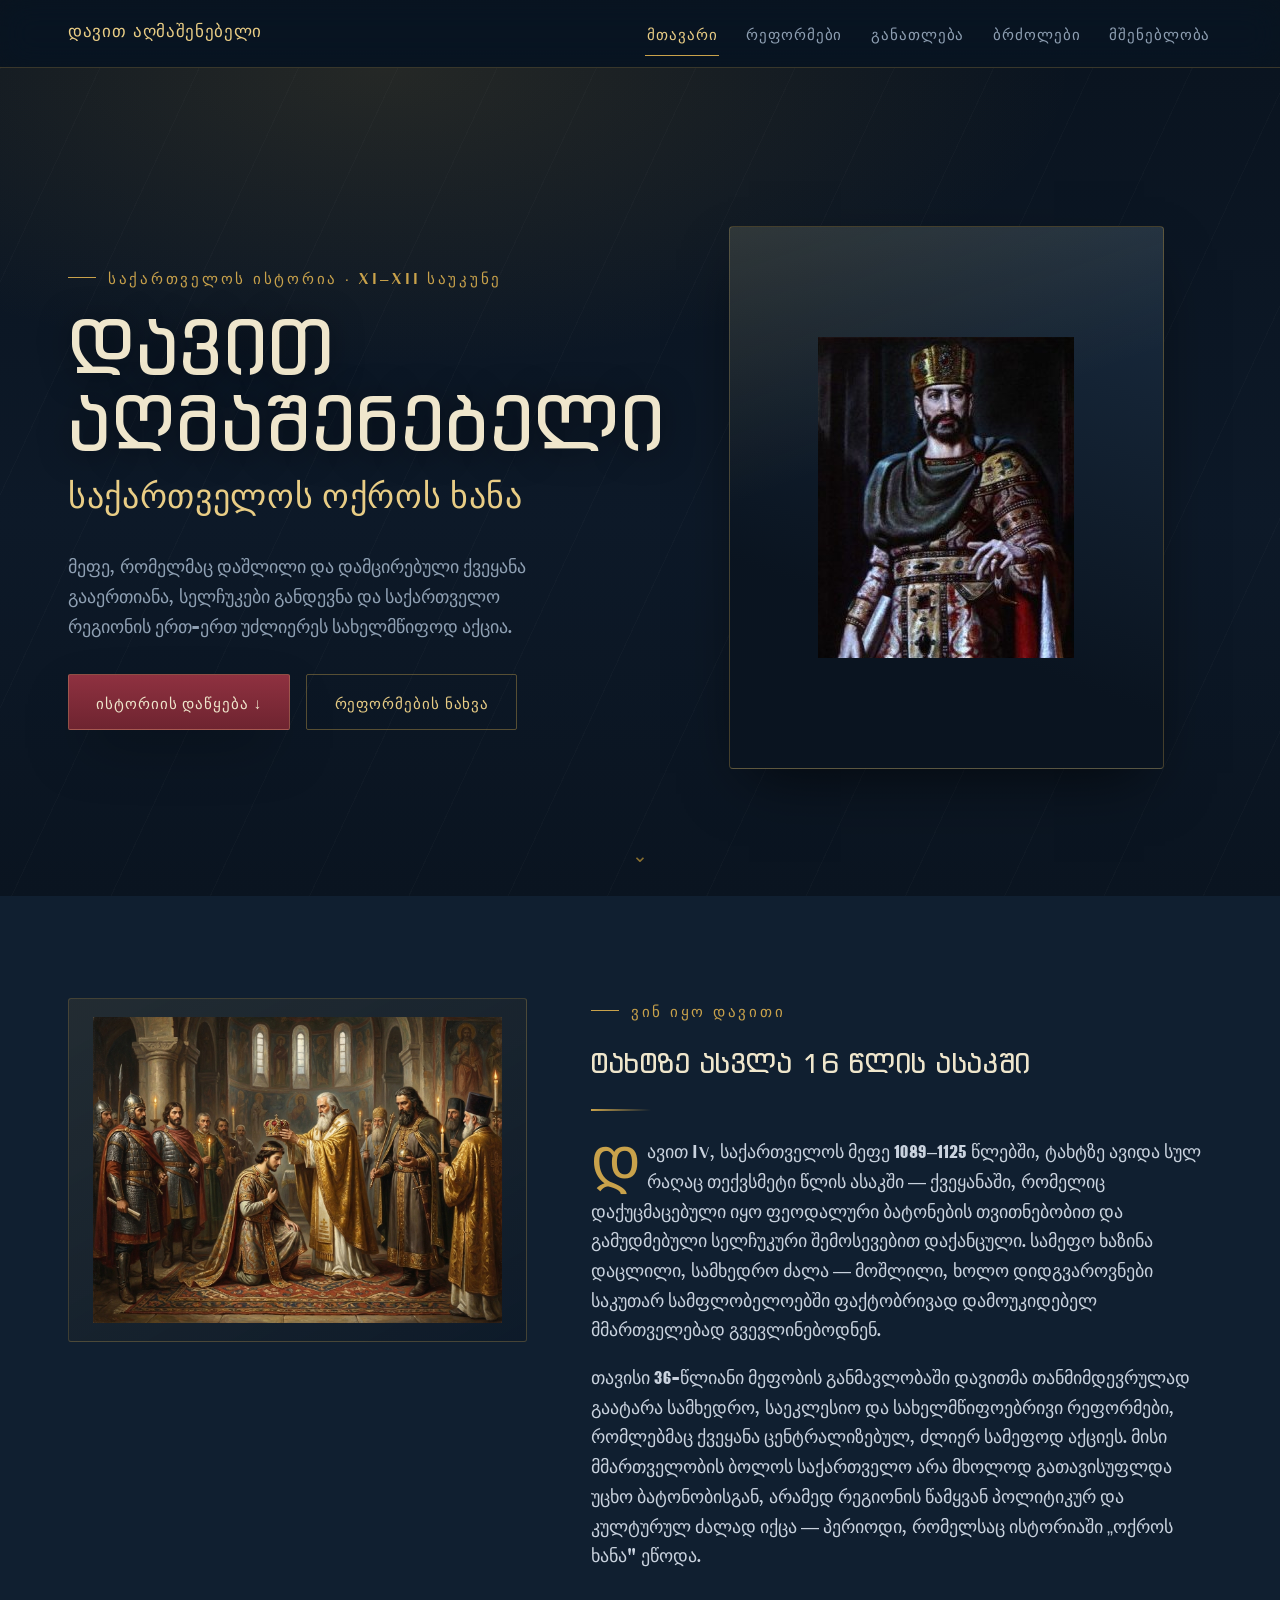
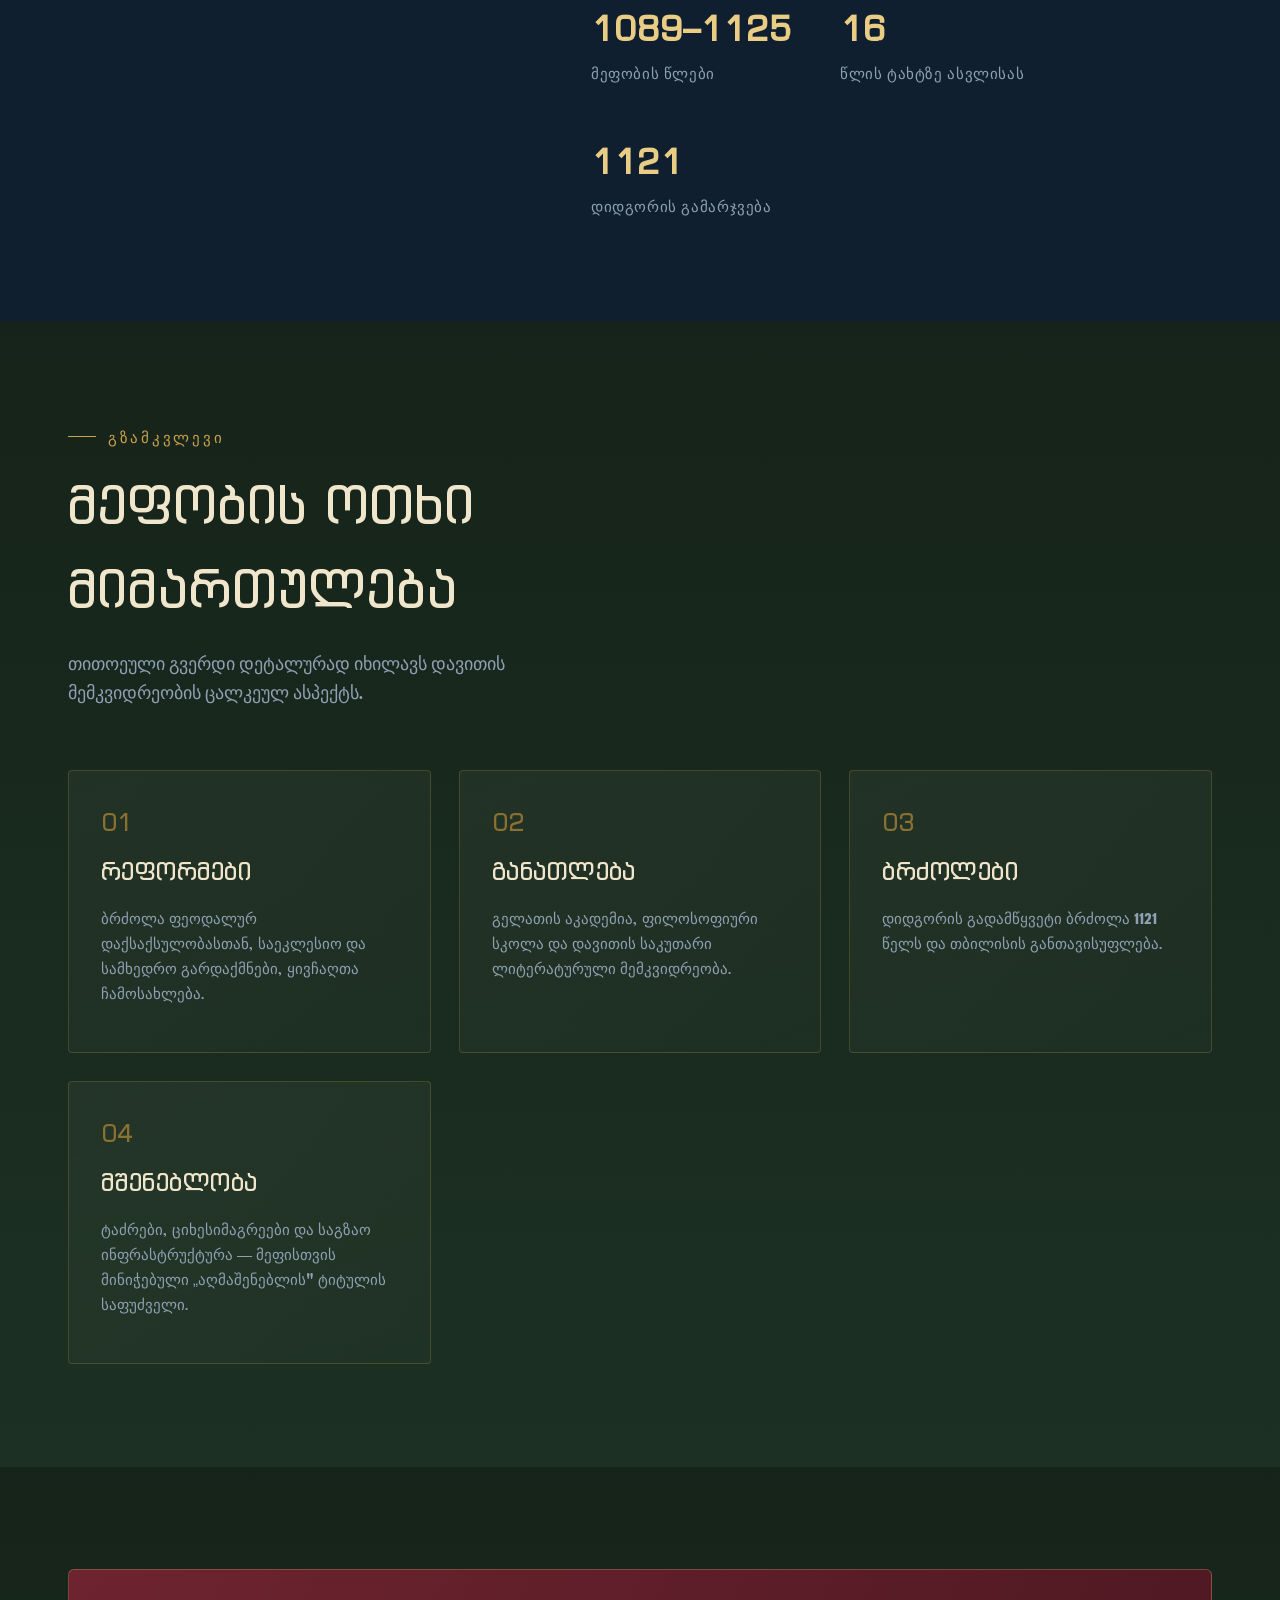
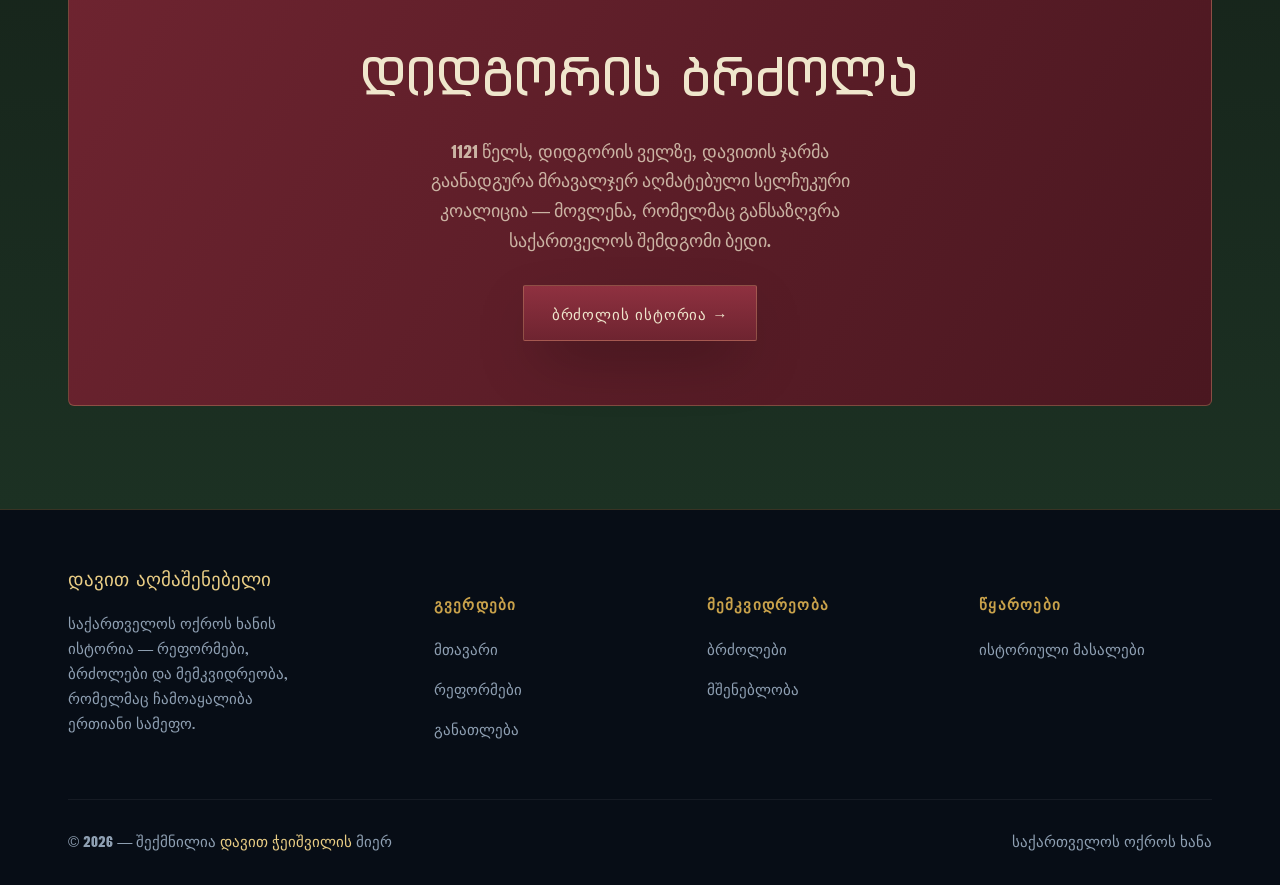
<file: index.html>
<!DOCTYPE html>
<html lang="ka">
<head>
<meta charset="UTF-8">
<meta name="viewport" content="width=device-width, initial-scale=1.0">
<title>დავით აღმაშენებელი — საქართველოს ოქროს ხანა</title>
<meta name="description" content="მეფე დავით IV აღმაშენებელი — რეფორმები, დიდგორის ბრძოლა და საქართველოს ოქროს ხანის ისტორია.">
<link rel="stylesheet" href="style.css">
</head>
<body>
<div class="bg-noise"></div>

<header class="site-header">
  <div class="nav-inner">
    <a href="index.html" class="brand">
      დავით აღმაშენებელი
    </a>
    <nav class="nav-links" id="navLinks">
      <a href="index.html">მთავარი</a>
      <a href="reforms.html">რეფორმები</a>
      <a href="education.html">განათლება</a>
      <a href="battles.html">ბრძოლები</a>
      <a href="construction.html">მშენებლობა</a>
    </nav>
    <button class="nav-toggle" id="navToggle" aria-label="მენიუს გახსნა" aria-expanded="false"><span></span></button>
  </div>
</header>

<main>

  <!-- HERO -->
  <section class="hero">
    <div class="hero-grid">
      <div>
        <div class="eyebrow">საქართველოს ისტორია · XI–XII საუკუნე</div>
        <h1>დავით<br>აღმაშენებელი</h1>
        <div class="subtitle">საქართველოს ოქროს ხანა</div>
        <p class="lede">მეფე, რომელმაც დაშლილი და დამცირებული ქვეყანა გააერთიანა, სელჩუკები განდევნა და საქართველო რეგიონის ერთ-ერთ უძლიერეს სახელმწიფოდ აქცია.</p>
        <div class="hero-actions">
          <a href="#biography" class="btn btn-primary">ისტორიის დაწყება ↓</a>
          <a href="reforms.html" class="btn btn-ghost">რეფორმების ნახვა</a>
        </div>
      </div>
      <div class="hero-figure reveal">
        <div class="ph-label">
          <img src="img/დავით_აღმაშენებელი.jpg" alt="">
        </div>
      </div>
    </div>
    <a href="#biography" class="scroll-cue" aria-hidden="true">⌄</a>
  </section>

  <!-- BIOGRAPHY -->
  <section class="section-navy" id="biography">
    <div class="container">
      <div class="bio-grid">
        <div class="frame frame-4x3 reveal">
          <div class="ph-label">
            <img src="img/King_David_IV_crowned_in_202607142322.jpeg" alt="">
          </div>
        </div>
        <div class="bio-copy reveal">
          <div class="eyebrow">ვინ იყო დავითი</div>
          <h2>ტახტზე ასვლა 16 წლის ასაკში</h2>
          <div class="divider"></div>
          <p class="drop-cap">დავით IV, საქართველოს მეფე 1089–1125 წლებში, ტახტზე ავიდა სულ რაღაც თექვსმეტი წლის ასაკში — ქვეყანაში, რომელიც დაქუცმაცებული იყო ფეოდალური ბატონების თვითნებობით და გამუდმებული სელჩუკური შემოსევებით დაქანცული. სამეფო ხაზინა დაცლილი, სამხედრო ძალა — მოშლილი, ხოლო დიდგვაროვნები საკუთარ სამფლობელოებში ფაქტობრივად დამოუკიდებელ მმართველებად გვევლინებოდნენ.</p>
          <p>თავისი 36-წლიანი მეფობის განმავლობაში დავითმა თანმიმდევრულად გაატარა სამხედრო, საეკლესიო და სახელმწიფოებრივი რეფორმები, რომლებმაც ქვეყანა ცენტრალიზებულ, ძლიერ სამეფოდ აქციეს. მისი მმართველობის ბოლოს საქართველო არა მხოლოდ გათავისუფლდა უცხო ბატონობისგან, არამედ რეგიონის წამყვან პოლიტიკურ და კულტურულ ძალად იქცა — პერიოდი, რომელსაც ისტორიაში „ოქროს ხანა" ეწოდა.</p>
          <div class="stat-row">
            <div class="stat"><b>1089–1125</b><span>მეფობის წლები</span></div>
            <div class="stat"><b>16</b><span>წლის ტახტზე ასვლისას</span></div>
            <div class="stat"><b>1121</b><span>დიდგორის გამარჯვება</span></div>
          </div>
        </div>
      </div>
    </div>
  </section>

  <!-- QUICK NAV CARDS -->
  <section class="section-forest">
    <div class="container">
      <div class="section-header reveal">
        <div class="eyebrow">გზამკვლევი</div>
        <h2>მეფობის ოთხი მიმართულება</h2>
        <p>თითოეული გვერდი დეტალურად იხილავს დავითის მემკვიდრეობის ცალკეულ ასპექტს.</p>
      </div>
      <div class="card-grid">
        <a href="reforms.html" class="card reveal">
          <div class="num">01</div>
          <h3>რეფორმები</h3>
          <p>ბრძოლა ფეოდალურ დაქსაქსულობასთან, საეკლესიო და სამხედრო გარდაქმნები, ყივჩაღთა ჩამოსახლება.</p>
        </a>
        <a href="education.html" class="card reveal">
          <div class="num">02</div>
          <h3>განათლება</h3>
          <p>გელათის აკადემია, ფილოსოფიური სკოლა და დავითის საკუთარი ლიტერატურული მემკვიდრეობა.</p>
        </a>
        <a href="battles.html" class="card reveal">
          <div class="num">03</div>
          <h3>ბრძოლები</h3>
          <p>დიდგორის გადამწყვეტი ბრძოლა 1121 წელს და თბილისის განთავისუფლება.</p>
        </a>
        <a href="construction.html" class="card reveal">
          <div class="num">04</div>
          <h3>მშენებლობა</h3>
          <p>ტაძრები, ციხესიმაგრეები და საგზაო ინფრასტრუქტურა — მეფისთვის მინიჭებული „აღმაშენებლის" ტიტულის საფუძველი.</p>
        </a>
      </div>
    </div>
  </section>

  <!-- QUOTE -->
  <!-- <section class="section-navy">
    <div class="container">
      <div class="quote-block reveal">
        <q>ვინაჲთგან ცოდვილთა შორის პირველი მე ვარ</q>
        <cite>დავით აღმაშენებელი, „გალობანი სინანულისანი"</cite>
      </div>
    </div>
  </section> -->

  <!-- CTA -->
  <section class="section-forest">
    <div class="container">
      <div class="cta-banner reveal">
        <h2>დიდგორის ბრძოლა</h2>
        <p>1121 წელს, დიდგორის ველზე, დავითის ჯარმა გაანადგურა მრავალჯერ აღმატებული სელჩუკური კოალიცია — მოვლენა, რომელმაც განსაზღვრა საქართველოს შემდგომი ბედი.</p>
        <a href="battles.html" class="btn btn-primary">ბრძოლის ისტორია →</a>
      </div>
    </div>
  </section>

</main>

<footer class="site-footer">
  <div class="container">
    <div class="footer-grid">
      <div>
        <div class="footer-brand">დავით აღმაშენებელი</div>
        <p>საქართველოს ოქროს ხანის ისტორია — რეფორმები, ბრძოლები და მემკვიდრეობა, რომელმაც ჩამოაყალიბა ერთიანი სამეფო.</p>
      </div>
      <div class="footer-col">
        <h5>გვერდები</h5>
        <ul>
          <li><a href="index.html">მთავარი</a></li>
          <li><a href="reforms.html">რეფორმები</a></li>
          <li><a href="education.html">განათლება</a></li>
        </ul>
      </div>
      <div class="footer-col">
        <h5>მემკვიდრეობა</h5>
        <ul>
          <li><a href="battles.html">ბრძოლები</a></li>
          <li><a href="construction.html">მშენებლობა</a></li>
        </ul>
      </div>
      <div class="footer-col">
        <h5>წყაროები</h5>
        <ul>
          <li><a href="#biography">ისტორიული მასალები</a></li>
        </ul>
      </div>
    </div>
    <div class="footer-bottom">
      <span>© 2026 — შექმნილია <em>დავით ჭეიშვილის</em> მიერ</span>
      <span>საქართველოს ოქროს ხანა</span>
    </div>
  </div>
</footer>

<script src="script.js"></script>
</body>
</html>
</file>
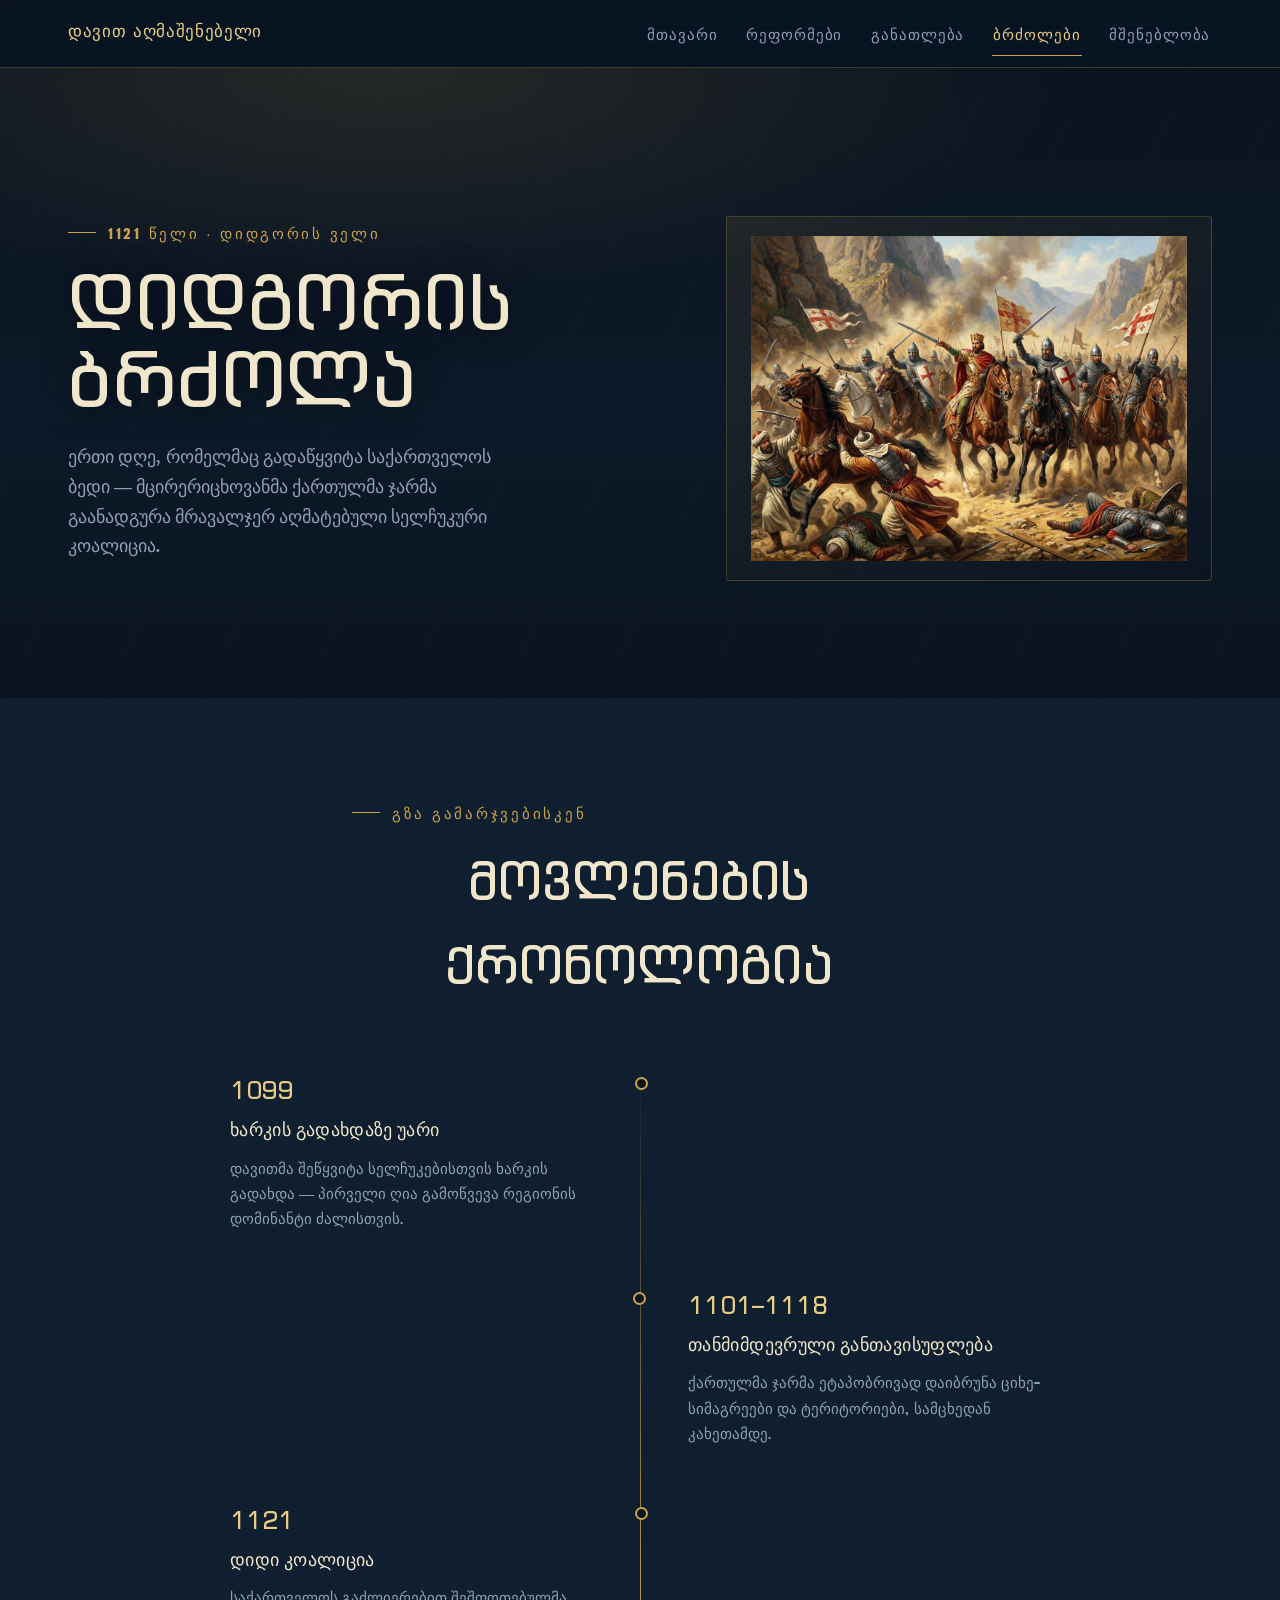
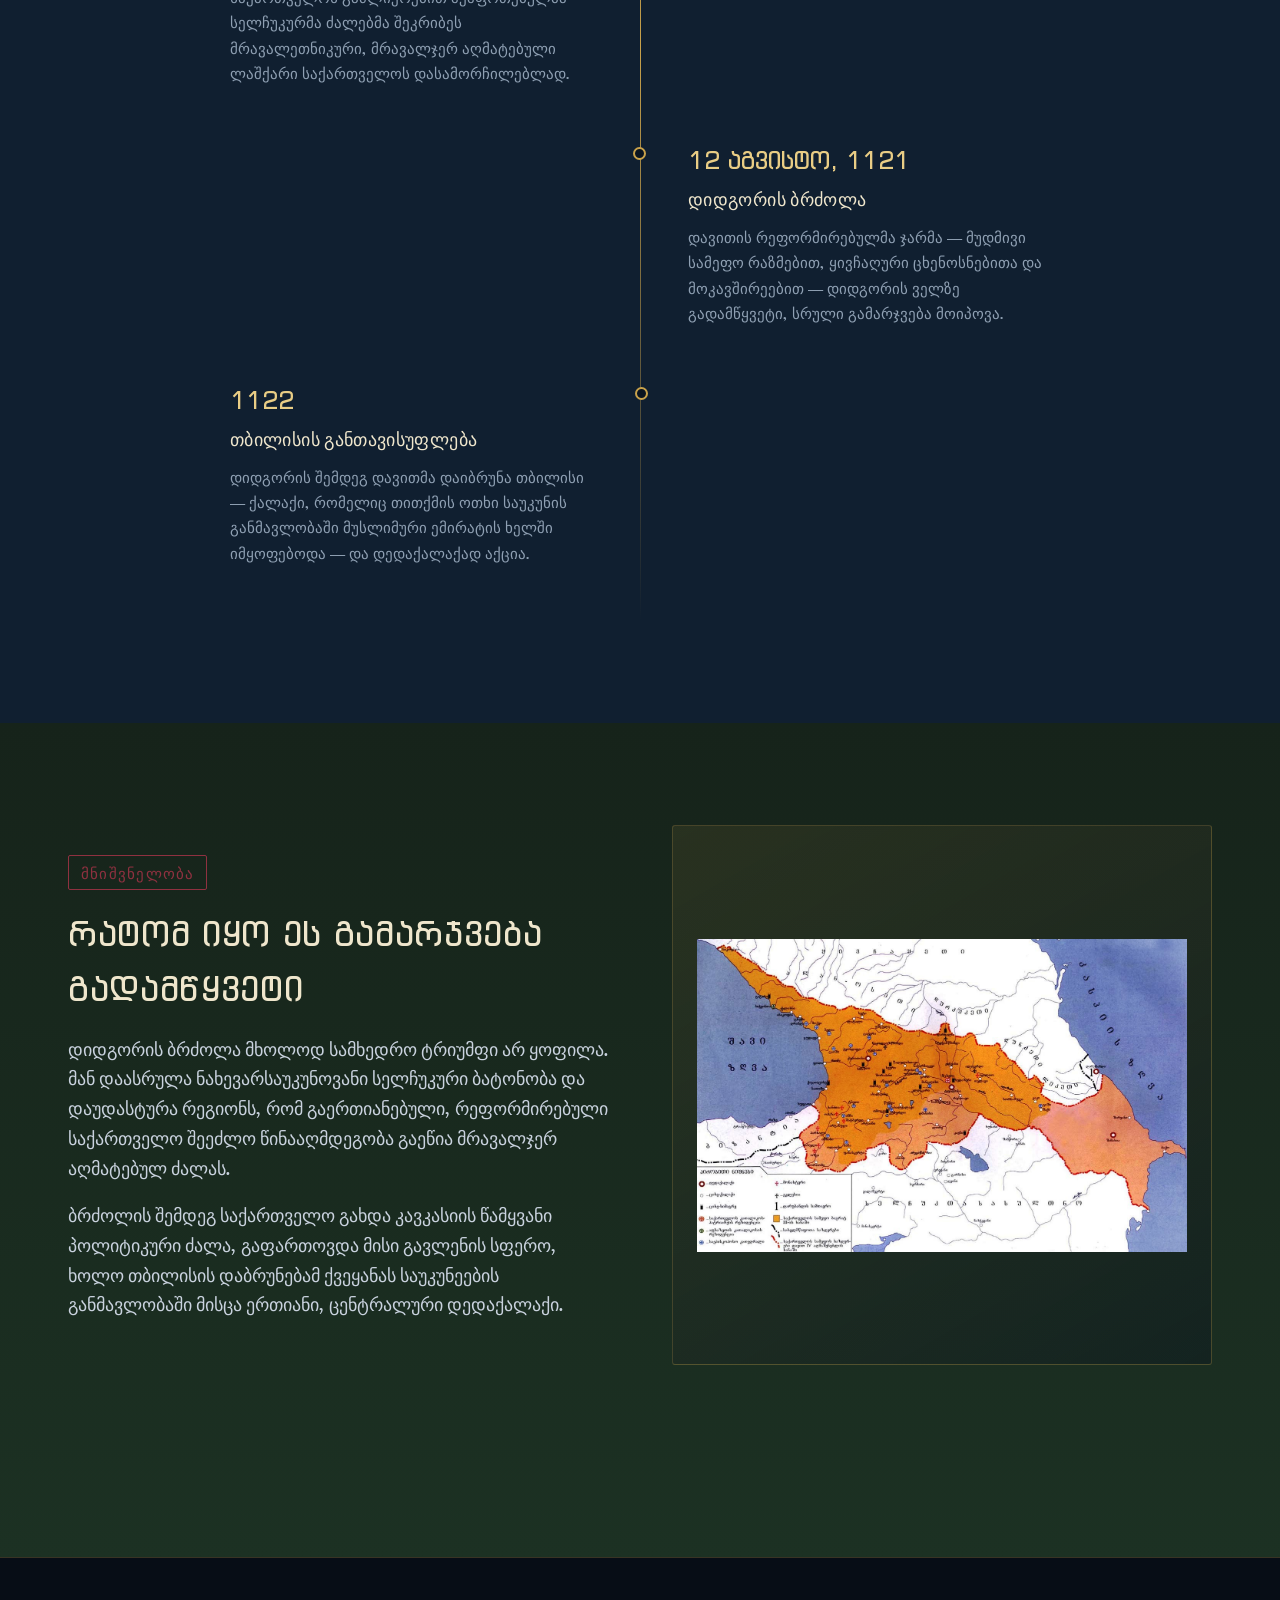
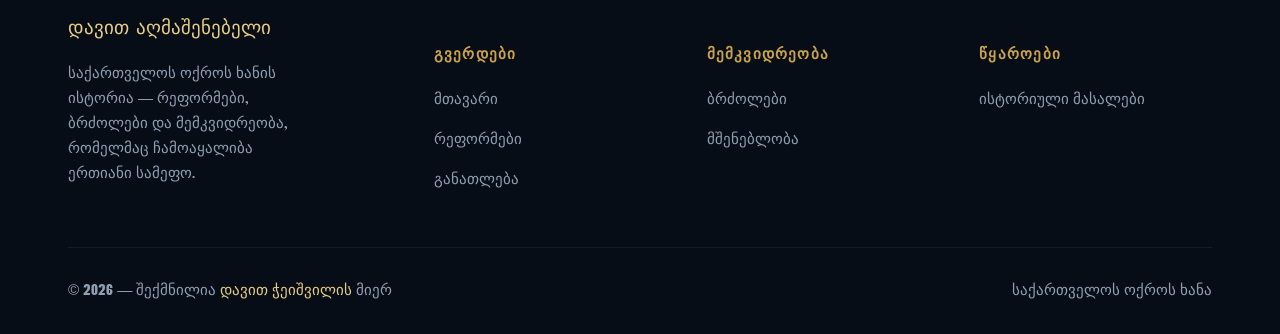
<file: battles.html>
<!DOCTYPE html>
<html lang="ka">
<head>
<meta charset="UTF-8">
<meta name="viewport" content="width=device-width, initial-scale=1.0">
<title>ბრძოლები — დავით აღმაშენებელი</title>
<meta name="description" content="დიდგორის ბრძოლა 1121 წელს და საქართველოს განთავისუფლება სელჩუკებისგან.">
<link rel="stylesheet" href="style.css">
</head>
<body>
<div class="bg-noise"></div>

<header class="site-header">
  <div class="nav-inner">
    <a href="index.html" class="brand">
      დავით აღმაშენებელი
    </a>
    <nav class="nav-links" id="navLinks">
      <a href="index.html">მთავარი</a>
      <a href="reforms.html">რეფორმები</a>
      <a href="education.html">განათლება</a>
      <a href="battles.html">ბრძოლები</a>
      <a href="construction.html">მშენებლობა</a>
    </nav>
    <button class="nav-toggle" id="navToggle" aria-label="მენიუს გახსნა" aria-expanded="false"><span></span></button>
  </div>
</header>

<main>

  <section class="hero" style="min-height:70vh;">
    <div class="hero-grid">
      <div>
        <div class="eyebrow">1121 წელი · დიდგორის ველი</div>
        <h1>დიდგორის<br>ბრძოლა</h1>
        <p class="lede">ერთი დღე, რომელმაც გადაწყვიტა საქართველოს ბედი — მცირერიცხოვანმა ქართულმა ჯარმა გაანადგურა მრავალჯერ აღმატებული სელჩუკური კოალიცია.</p>
      </div>
      <div class="frame frame-4x3 reveal">
        <div class="ph-label">
          <img src="img/Georgian_cavalry_charge_battle_202607142345.jpeg" alt="">
        </div>
      </div>
    </div>
  </section>

  <!-- TIMELINE -->
  <section class="section-navy">
    <div class="container">
      <div class="section-header text-center reveal">
        <div class="eyebrow">გზა გამარჯვებისკენ</div>
        <h2>მოვლენების ქრონოლოგია</h2>
      </div>
      <div class="timeline">
        <div class="t-item reveal">
          <div class="year">1099</div>
          <h4>ხარკის გადახდაზე უარი</h4>
          <p>დავითმა შეწყვიტა სელჩუკებისთვის ხარკის გადახდა — პირველი ღია გამოწვევა რეგიონის დომინანტი ძალისთვის.</p>
        </div>
        <div class="t-item reveal">
          <div class="year">1101–1118</div>
          <h4>თანმიმდევრული განთავისუფლება</h4>
          <p>ქართულმა ჯარმა ეტაპობრივად დაიბრუნა ციხე-სიმაგრეები და ტერიტორიები, სამცხედან კახეთამდე.</p>
        </div>
        <div class="t-item reveal">
          <div class="year">1121</div>
          <h4>დიდი კოალიცია</h4>
          <p>საქართველოს გაძლიერებით შეშფოთებულმა სელჩუკურმა ძალებმა შეკრიბეს მრავალეთნიკური, მრავალჯერ აღმატებული ლაშქარი საქართველოს დასამორჩილებლად.</p>
        </div>
        <div class="t-item reveal">
          <div class="year">12 აგვისტო, 1121</div>
          <h4>დიდგორის ბრძოლა</h4>
          <p>დავითის რეფორმირებულმა ჯარმა — მუდმივი სამეფო რაზმებით, ყივჩაღური ცხენოსნებითა და მოკავშირეებით — დიდგორის ველზე გადამწყვეტი, სრული გამარჯვება მოიპოვა.</p>
        </div>
        <div class="t-item reveal">
          <div class="year">1122</div>
          <h4>თბილისის განთავისუფლება</h4>
          <p>დიდგორის შემდეგ დავითმა დაიბრუნა თბილისი — ქალაქი, რომელიც თითქმის ოთხი საუკუნის განმავლობაში მუსლიმური ემირატის ხელში იმყოფებოდა — და დედაქალაქად აქცია.</p>
        </div>
      </div>
    </div>
  </section>

  <!-- SIGNIFICANCE -->
  <section class="section-forest">
    <div class="container">
      <div class="deep-dive reveal">
        <div>
          <span class="tag">მნიშვნელობა</span>
          <h3>რატომ იყო ეს გამარჯვება გადამწყვეტი</h3>
          <p>დიდგორის ბრძოლა მხოლოდ სამხედრო ტრიუმფი არ ყოფილა. მან დაასრულა ნახევარსაუკუნოვანი სელჩუკური ბატონობა და დაუდასტურა რეგიონს, რომ გაერთიანებული, რეფორმირებული საქართველო შეეძლო წინააღმდეგობა გაეწია მრავალჯერ აღმატებულ ძალას.</p>
          <p>ბრძოლის შემდეგ საქართველო გახდა კავკასიის წამყვანი პოლიტიკური ძალა, გაფართოვდა მისი გავლენის სფერო, ხოლო თბილისის დაბრუნებამ ქვეყანას საუკუნეების განმავლობაში მისცა ერთიანი, ცენტრალური დედაქალაქი.</p>
        </div>
        <div class="frame frame-1x1 reveal">
          <div class="ph-label">
            <img src="img/xi-xii-david-agmashenebeli (1).jpg" alt="">
          </div>
        </div>
      </div>
    </div>
  </section>

</main>

<footer class="site-footer">
  <div class="container">
    <div class="footer-grid">
      <div>
        <div class="footer-brand">დავით აღმაშენებელი</div>
        <p>საქართველოს ოქროს ხანის ისტორია — რეფორმები, ბრძოლები და მემკვიდრეობა, რომელმაც ჩამოაყალიბა ერთიანი სამეფო.</p>
      </div>
      <div class="footer-col">
        <h5>გვერდები</h5>
        <ul>
          <li><a href="index.html">მთავარი</a></li>
          <li><a href="reforms.html">რეფორმები</a></li>
          <li><a href="education.html">განათლება</a></li>
        </ul>
      </div>
      <div class="footer-col">
        <h5>მემკვიდრეობა</h5>
        <ul>
          <li><a href="battles.html">ბრძოლები</a></li>
          <li><a href="construction.html">მშენებლობა</a></li>
        </ul>
      </div>
      <div class="footer-col">
        <h5>წყაროები</h5>
        <ul><li><a href="#">ისტორიული მასალები</a></li></ul>
      </div>
    </div>
    <div class="footer-bottom">
      <span>© 2026 — შექმნილია <em>დავით ჭეიშვილის</em> მიერ</span>
      <span>საქართველოს ოქროს ხანა</span>
    </div>
  </div>
</footer>

<script src="script.js"></script>
</body>
</html>
</file>
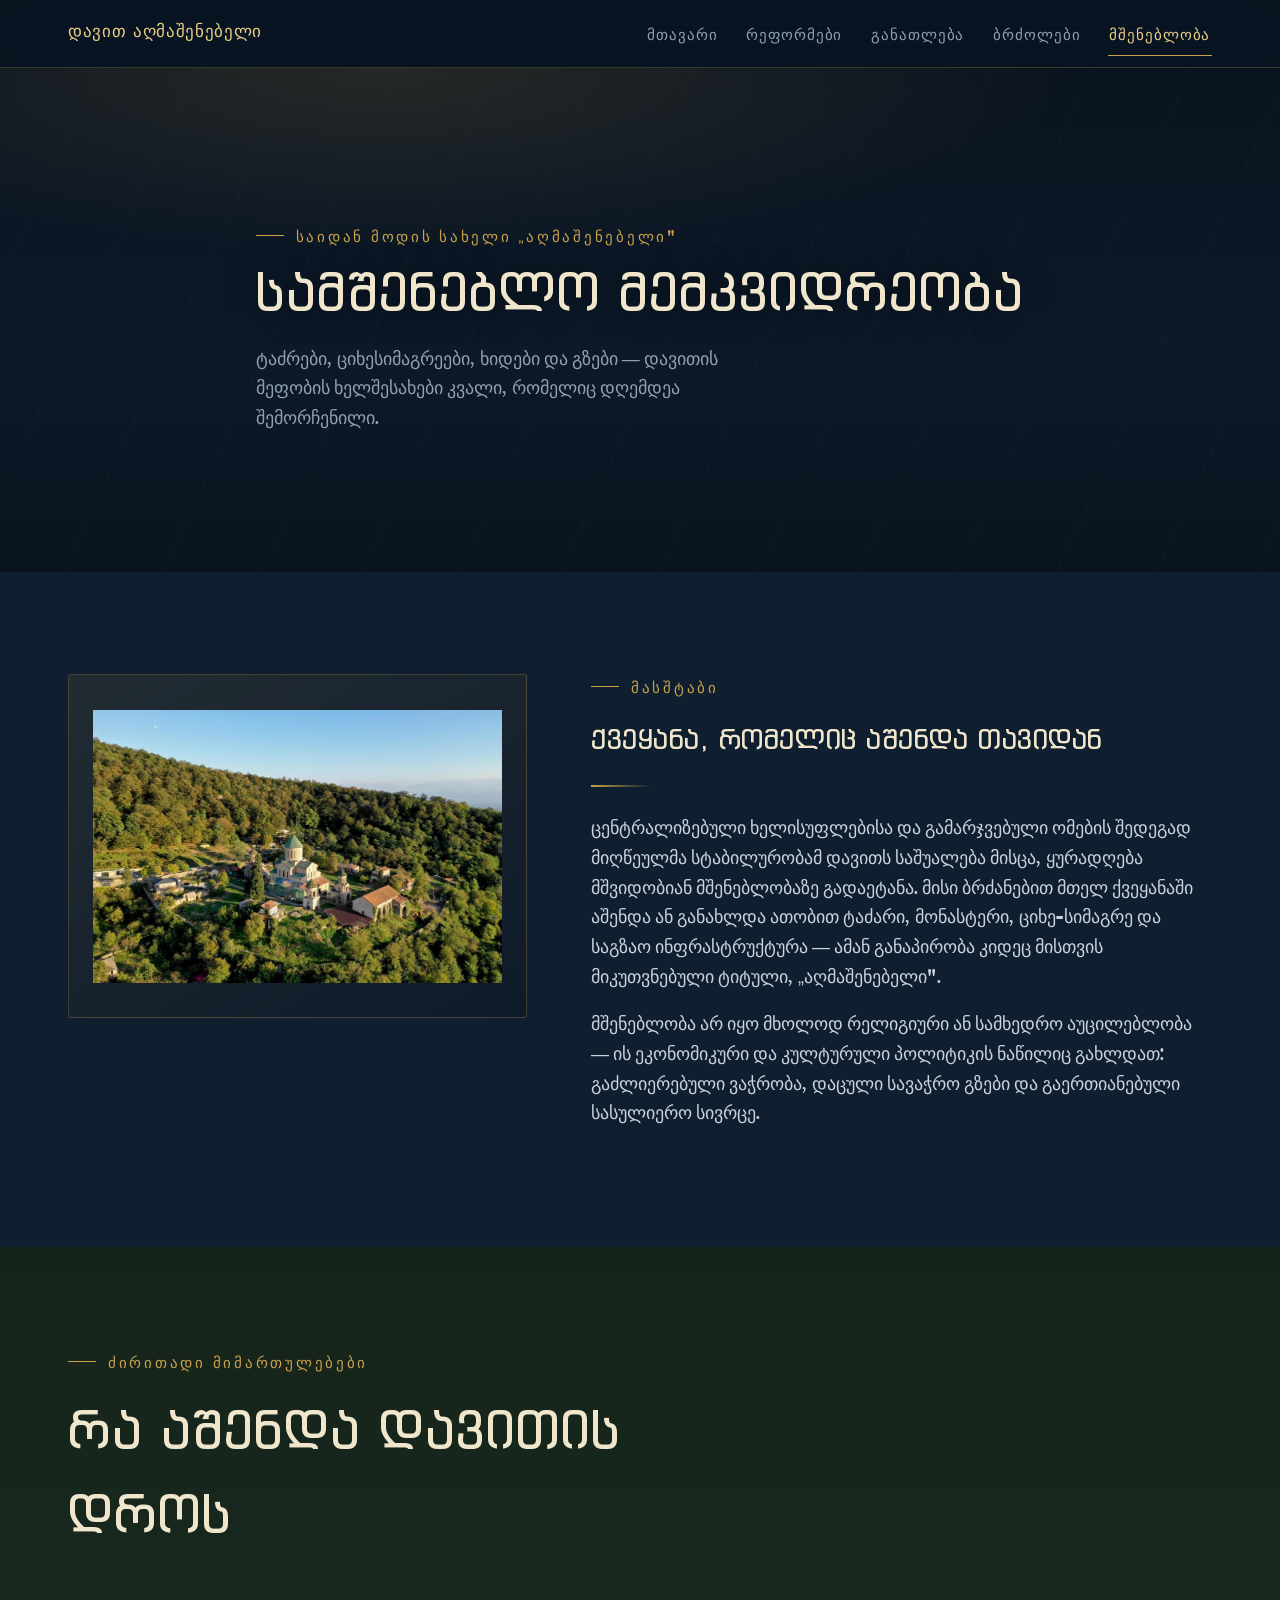
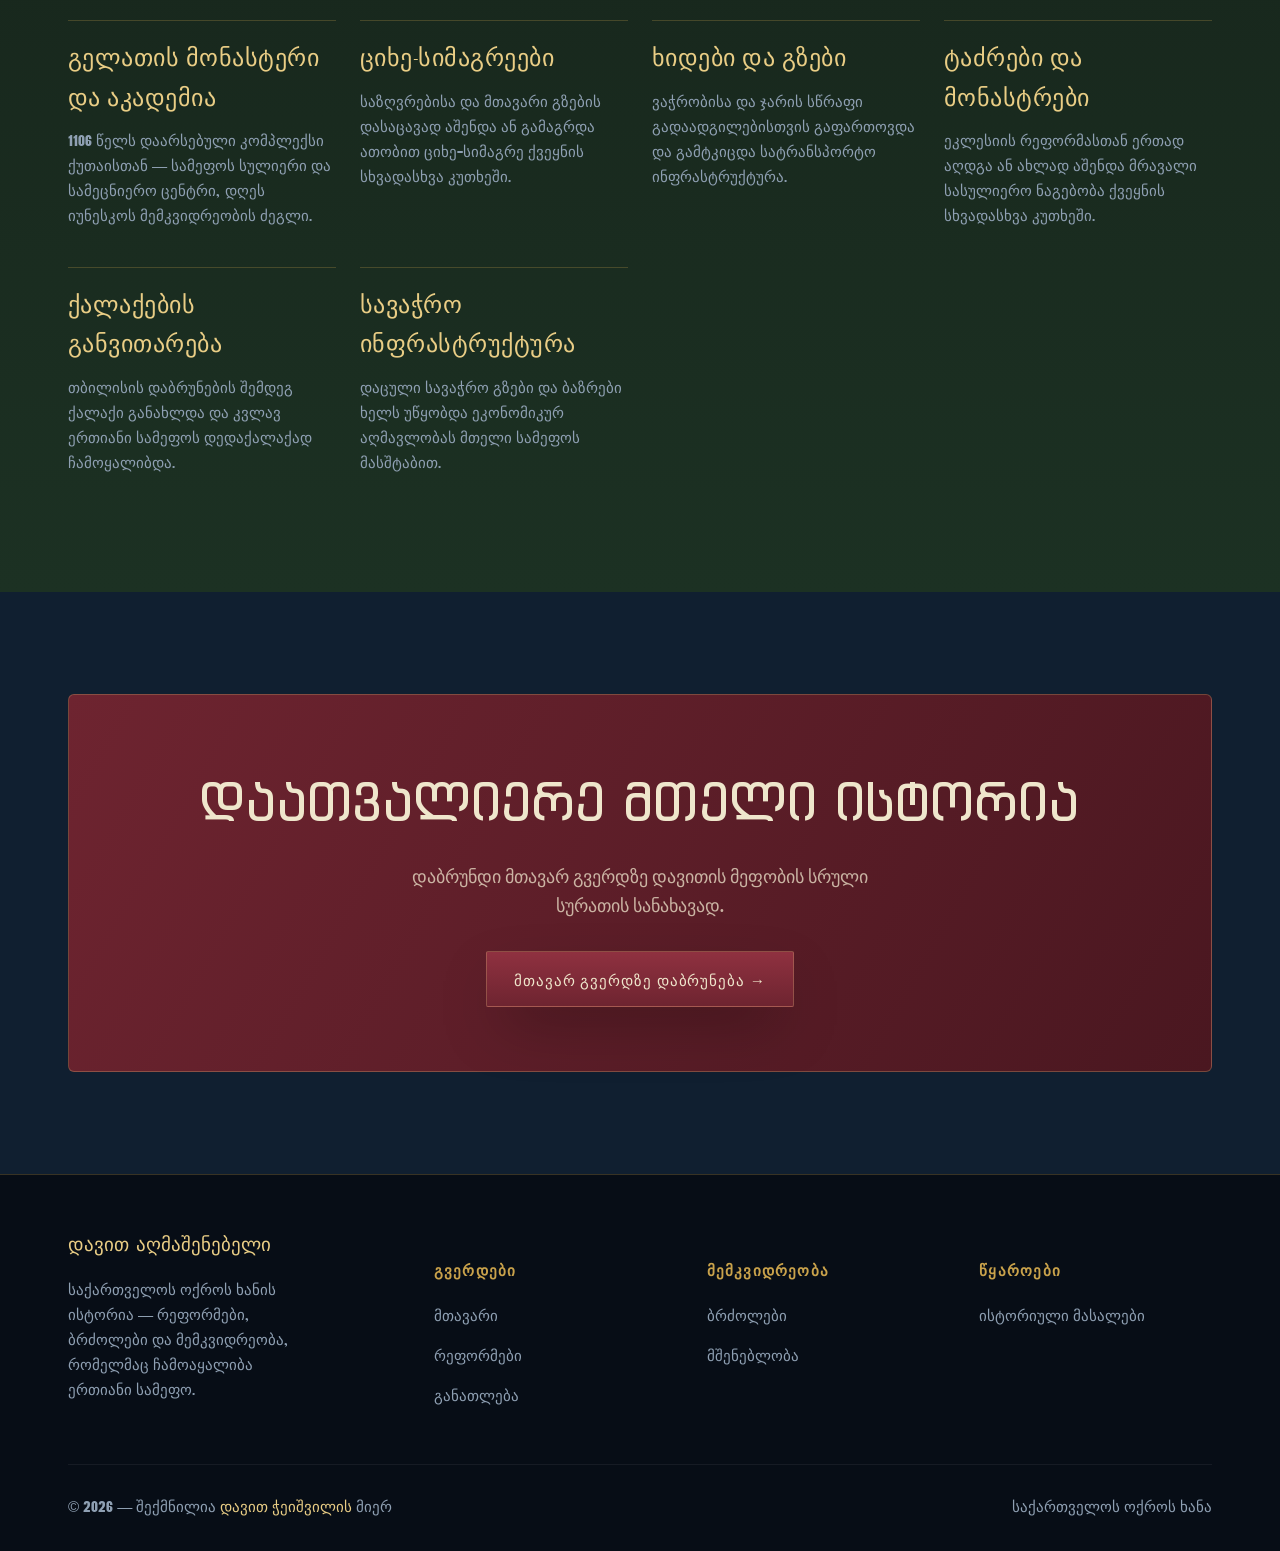
<file: construction.html>
<!DOCTYPE html>
<html lang="ka">
<head>
<meta charset="UTF-8">
<meta name="viewport" content="width=device-width, initial-scale=1.0">
<title>მშენებლობა — დავით აღმაშენებელი</title>
<meta name="description" content="დავით აღმაშენებლის მასშტაბური სამშენებლო პროექტები — ტაძრები, ციხესიმაგრეები და საგზაო ინფრასტრუქტურა.">
<link rel="stylesheet" href="style.css">
</head>
<body>
<div class="bg-noise"></div>

<header class="site-header">
  <div class="nav-inner">
    <a href="index.html" class="brand">
      დავით აღმაშენებელი
    </a>
    <nav class="nav-links" id="navLinks">
      <a href="index.html">მთავარი</a>
      <a href="reforms.html">რეფორმები</a>
      <a href="education.html">განათლება</a>
      <a href="battles.html">ბრძოლები</a>
      <a href="construction.html">მშენებლობა</a>
    </nav>
    <button class="nav-toggle" id="navToggle" aria-label="მენიუს გახსნა" aria-expanded="false"><span></span></button>
  </div>
</header>

<main>

  <section class="hero" style="min-height:56vh;">
    <div class="hero-grid" style="grid-template-columns:1fr;">
      <div>
        <div class="eyebrow">საიდან მოდის სახელი „აღმაშენებელი"</div>
        <h1 style="font-size:var(--step3);">სამშენებლო მემკვიდრეობა</h1>
        <p class="lede">ტაძრები, ციხესიმაგრეები, ხიდები და გზები — დავითის მეფობის ხელშესახები კვალი, რომელიც დღემდეა შემორჩენილი.</p>
      </div>
    </div>
  </section>

  <!-- OVERVIEW -->
  <section class="section-navy">
    <div class="container">
      <div class="bio-grid">
        <div class="frame frame-4x3 reveal">
          <div class="ph-label"><img src="img/dji-0118-2.jpg" alt=""></div>
        </div>
        <div class="bio-copy reveal">
          <div class="eyebrow">მასშტაბი</div>
          <h2>ქვეყანა, რომელიც აშენდა თავიდან</h2>
          <div class="divider"></div>
          <p>ცენტრალიზებული ხელისუფლებისა და გამარჯვებული ომების შედეგად მიღწეულმა სტაბილურობამ დავითს საშუალება მისცა, ყურადღება მშვიდობიან მშენებლობაზე გადაეტანა. მისი ბრძანებით მთელ ქვეყანაში აშენდა ან განახლდა ათობით ტაძარი, მონასტერი, ციხე-სიმაგრე და საგზაო ინფრასტრუქტურა — ამან განაპირობა კიდეც მისთვის მიკუთვნებული ტიტული, „აღმაშენებელი".</p>
          <p>მშენებლობა არ იყო მხოლოდ რელიგიური ან სამხედრო აუცილებლობა — ის ეკონომიკური და კულტურული პოლიტიკის ნაწილიც გახლდათ: გაძლიერებული ვაჭრობა, დაცული სავაჭრო გზები და გაერთიანებული სასულიერო სივრცე.</p>
        </div>
      </div>
    </div>
  </section>

  <!-- BUILD LIST -->
  <section class="section-forest">
    <div class="container">
      <div class="section-header reveal">
        <div class="eyebrow">ძირითადი მიმართულებები</div>
        <h2>რა აშენდა დავითის დროს</h2>
      </div>
      <div class="build-list">
        <div class="build-item reveal">
          <h4>გელათის მონასტერი და აკადემია</h4>
          <p>1106 წელს დაარსებული კომპლექსი ქუთაისთან — სამეფოს სულიერი და სამეცნიერო ცენტრი, დღეს იუნესკოს მემკვიდრეობის ძეგლი.</p>
        </div>
        <div class="build-item reveal">
          <h4>ციხე-სიმაგრეები</h4>
          <p>საზღვრებისა და მთავარი გზების დასაცავად აშენდა ან გამაგრდა ათობით ციხე-სიმაგრე ქვეყნის სხვადასხვა კუთხეში.</p>
        </div>
        <div class="build-item reveal">
          <h4>ხიდები და გზები</h4>
          <p>ვაჭრობისა და ჯარის სწრაფი გადაადგილებისთვის გაფართოვდა და გამტკიცდა სატრანსპორტო ინფრასტრუქტურა.</p>
        </div>
        <div class="build-item reveal">
          <h4>ტაძრები და მონასტრები</h4>
          <p>ეკლესიის რეფორმასთან ერთად აღდგა ან ახლად აშენდა მრავალი სასულიერო ნაგებობა ქვეყნის სხვადასხვა კუთხეში.</p>
        </div>
        <div class="build-item reveal">
          <h4>ქალაქების განვითარება</h4>
          <p>თბილისის დაბრუნების შემდეგ ქალაქი განახლდა და კვლავ ერთიანი სამეფოს დედაქალაქად ჩამოყალიბდა.</p>
        </div>
        <div class="build-item reveal">
          <h4>სავაჭრო ინფრასტრუქტურა</h4>
          <p>დაცული სავაჭრო გზები და ბაზრები ხელს უწყობდა ეკონომიკურ აღმავლობას მთელი სამეფოს მასშტაბით.</p>
        </div>
      </div>
    </div>
  </section>

  <section class="section-navy">
    <div class="container">
      <div class="cta-banner reveal">
        <h2>დაათვალიერე მთელი ისტორია</h2>
        <p>დაბრუნდი მთავარ გვერდზე დავითის მეფობის სრული სურათის სანახავად.</p>
        <a href="index.html" class="btn btn-primary">მთავარ გვერდზე დაბრუნება →</a>
      </div>
    </div>
  </section>

</main>

<footer class="site-footer">
  <div class="container">
    <div class="footer-grid">
      <div>
        <div class="footer-brand">დავით აღმაშენებელი</div>
        <p>საქართველოს ოქროს ხანის ისტორია — რეფორმები, ბრძოლები და მემკვიდრეობა, რომელმაც ჩამოაყალიბა ერთიანი სამეფო.</p>
      </div>
      <div class="footer-col">
        <h5>გვერდები</h5>
        <ul>
          <li><a href="index.html">მთავარი</a></li>
          <li><a href="reforms.html">რეფორმები</a></li>
          <li><a href="education.html">განათლება</a></li>
        </ul>
      </div>
      <div class="footer-col">
        <h5>მემკვიდრეობა</h5>
        <ul>
          <li><a href="battles.html">ბრძოლები</a></li>
          <li><a href="construction.html">მშენებლობა</a></li>
        </ul>
      </div>
      <div class="footer-col">
        <h5>წყაროები</h5>
        <ul><li><a href="#">ისტორიული მასალები</a></li></ul>
      </div>
    </div>
    <div class="footer-bottom">
      <span>© 2026 — შექმნილია <em>დავით ჭეიშვილის</em> მიერ</span>
      <span>საქართველოს ოქროს ხანა</span>
    </div>
  </div>
</footer>

<script src="script.js"></script>
</body>
</html>
</file>
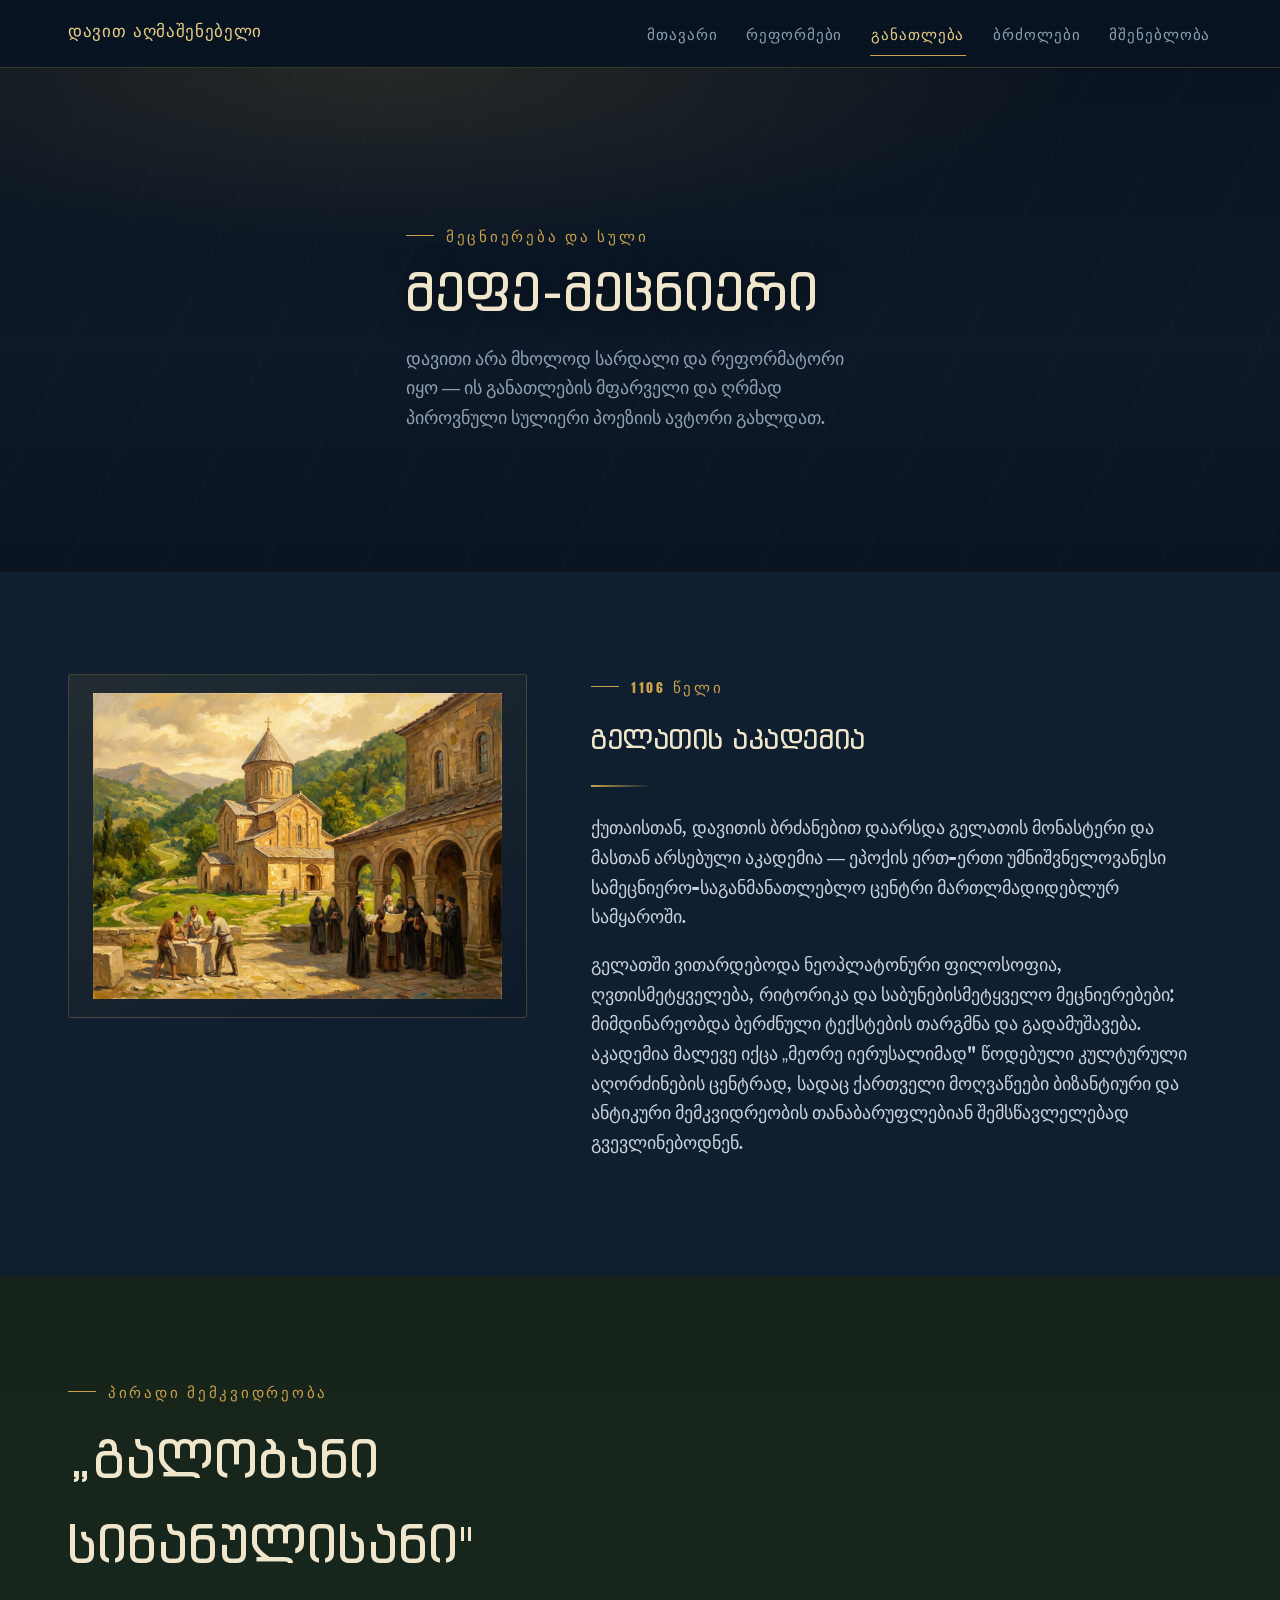
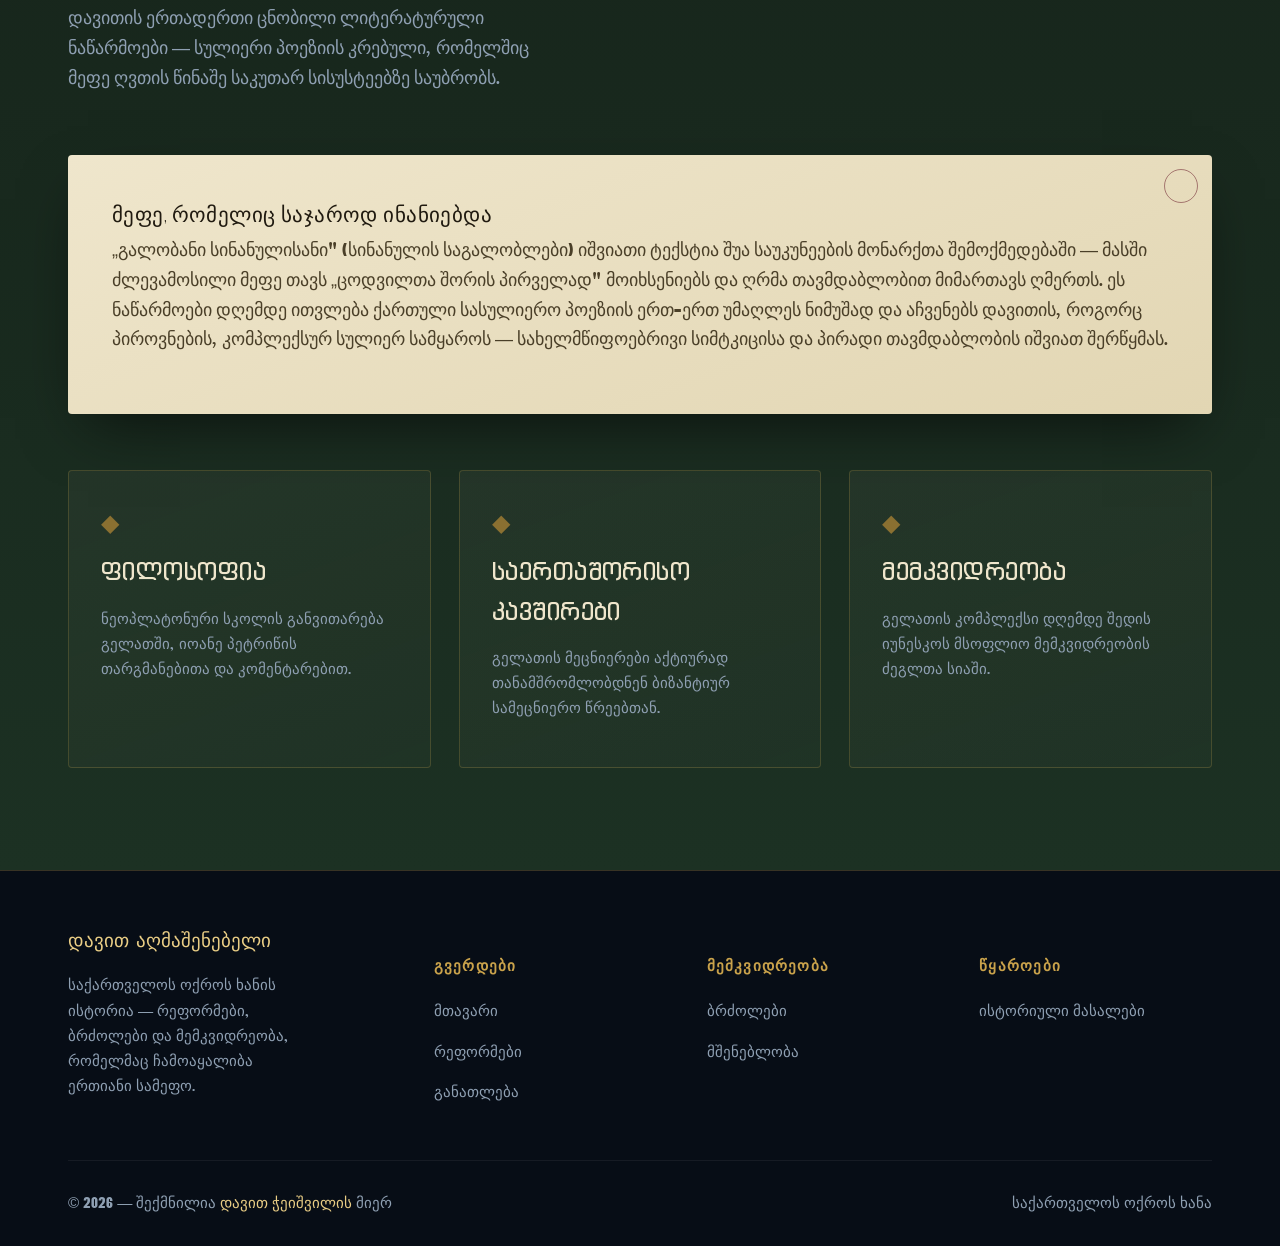
<file: education.html>
<!DOCTYPE html>
<html lang="ka">
<head>
<meta charset="UTF-8">
<meta name="viewport" content="width=device-width, initial-scale=1.0">
<title>განათლება — დავით აღმაშენებელი</title>
<meta name="description" content="გელათის აკადემია და დავით აღმაშენებლის, როგორც მეცნიერი მეფის, ლიტერატურული მემკვიდრეობა.">
<link rel="stylesheet" href="style.css">
</head>
<body>
<div class="bg-noise"></div>

<header class="site-header">
  <div class="nav-inner">
    <a href="index.html" class="brand">
      დავით აღმაშენებელი
    </a>
    <nav class="nav-links" id="navLinks">
      <a href="index.html">მთავარი</a>
      <a href="reforms.html">რეფორმები</a>
      <a href="education.html">განათლება</a>
      <a href="battles.html">ბრძოლები</a>
      <a href="construction.html">მშენებლობა</a>
    </nav>
    <button class="nav-toggle" id="navToggle" aria-label="მენიუს გახსნა" aria-expanded="false"><span></span></button>
  </div>
</header>

<main>

  <section class="hero" style="min-height:56vh;">
    <div class="hero-grid" style="grid-template-columns:1fr;">
      <div>
        <div class="eyebrow">მეცნიერება და სული</div>
        <h1 style="font-size:var(--step3);">მეფე-მეცნიერი</h1>
        <p class="lede">დავითი არა მხოლოდ სარდალი და რეფორმატორი იყო — ის განათლების მფარველი და ღრმად პიროვნული სულიერი პოეზიის ავტორი გახლდათ.</p>
      </div>
    </div>
  </section>

  <!-- GELATI -->
  <section class="section-navy">
    <div class="container">
      <div class="bio-grid">
        <div class="frame frame-4x3 reveal">
          <div class="ph-label">
            <img src="img/Gelati_Monastery_and_Academy_com…_202607142341.jpeg" alt="">
          </div>
        </div>
        <div class="bio-copy reveal">
          <div class="eyebrow">1106 წელი</div>
          <h2>გელათის აკადემია</h2>
          <div class="divider"></div>
          <p>ქუთაისთან, დავითის ბრძანებით დაარსდა გელათის მონასტერი და მასთან არსებული აკადემია — ეპოქის ერთ-ერთი უმნიშვნელოვანესი სამეცნიერო-საგანმანათლებლო ცენტრი მართლმადიდებლურ სამყაროში.</p>
          <p>გელათში ვითარდებოდა ნეოპლატონური ფილოსოფია, ღვთისმეტყველება, რიტორიკა და საბუნებისმეტყველო მეცნიერებები; მიმდინარეობდა ბერძნული ტექსტების თარგმნა და გადამუშავება. აკადემია მალევე იქცა „მეორე იერუსალიმად" წოდებული კულტურული აღორძინების ცენტრად, სადაც ქართველი მოღვაწეები ბიზანტიური და ანტიკური მემკვიდრეობის თანაბარუფლებიან შემსწავლელებად გვევლინებოდნენ.</p>
        </div>
      </div>
    </div>
  </section>

  <!-- LITERARY LEGACY -->
  <section class="section-forest">
    <div class="container">
      <div class="section-header reveal">
        <div class="eyebrow">პირადი მემკვიდრეობა</div>
        <h2>„გალობანი სინანულისანი"</h2>
        <p>დავითის ერთადერთი ცნობილი ლიტერატურული ნაწარმოები — სულიერი პოეზიის კრებული, რომელშიც მეფე ღვთის წინაშე საკუთარ სისუსტეებზე საუბრობს.</p>
      </div>
      <div class="parchment reveal">
        <h3>მეფე, რომელიც საჯაროდ ინანიებდა</h3>
        <p>„გალობანი სინანულისანი" (სინანულის საგალობლები) იშვიათი ტექსტია შუა საუკუნეების მონარქთა შემოქმედებაში — მასში ძლევამოსილი მეფე თავს „ცოდვილთა შორის პირველად" მოიხსენიებს და ღრმა თავმდაბლობით მიმართავს ღმერთს. ეს ნაწარმოები დღემდე ითვლება ქართული სასულიერო პოეზიის ერთ-ერთ უმაღლეს ნიმუშად და აჩვენებს დავითის, როგორც პიროვნების, კომპლექსურ სულიერ სამყაროს — სახელმწიფოებრივი სიმტკიცისა და პირადი თავმდაბლობის იშვიათ შერწყმას.</p>
      </div>
      <div class="card-grid mt-lg">
        <div class="card reveal">
          <div class="num">◆</div>
          <h3>ფილოსოფია</h3>
          <p>ნეოპლატონური სკოლის განვითარება გელათში, იოანე პეტრიწის თარგმანებითა და კომენტარებით.</p>
        </div>
        <div class="card reveal">
          <div class="num">◆</div>
          <h3>საერთაშორისო კავშირები</h3>
          <p>გელათის მეცნიერები აქტიურად თანამშრომლობდნენ ბიზანტიურ სამეცნიერო წრეებთან.</p>
        </div>
        <div class="card reveal">
          <div class="num">◆</div>
          <h3>მემკვიდრეობა</h3>
          <p>გელათის კომპლექსი დღემდე შედის იუნესკოს მსოფლიო მემკვიდრეობის ძეგლთა სიაში.</p>
        </div>
      </div>
    </div>
  </section>

</main>

<footer class="site-footer">
  <div class="container">
    <div class="footer-grid">
      <div>
        <div class="footer-brand">დავით აღმაშენებელი</div>
        <p>საქართველოს ოქროს ხანის ისტორია — რეფორმები, ბრძოლები და მემკვიდრეობა, რომელმაც ჩამოაყალიბა ერთიანი სამეფო.</p>
      </div>
      <div class="footer-col">
        <h5>გვერდები</h5>
        <ul>
          <li><a href="index.html">მთავარი</a></li>
          <li><a href="reforms.html">რეფორმები</a></li>
          <li><a href="education.html">განათლება</a></li>
        </ul>
      </div>
      <div class="footer-col">
        <h5>მემკვიდრეობა</h5>
        <ul>
          <li><a href="battles.html">ბრძოლები</a></li>
          <li><a href="construction.html">მშენებლობა</a></li>
        </ul>
      </div>
      <div class="footer-col">
        <h5>წყაროები</h5>
        <ul><li><a href="#">ისტორიული მასალები</a></li></ul>
      </div>
    </div>
    <div class="footer-bottom">
      <span>© 2026 — შექმნილია <em>დავით ჭეიშვილის</em> მიერ</span>
      <span>საქართველოს ოქროს ხანა</span>
    </div>
  </div>
</footer>

<script src="script.js"></script>
</body>
</html>
</file>
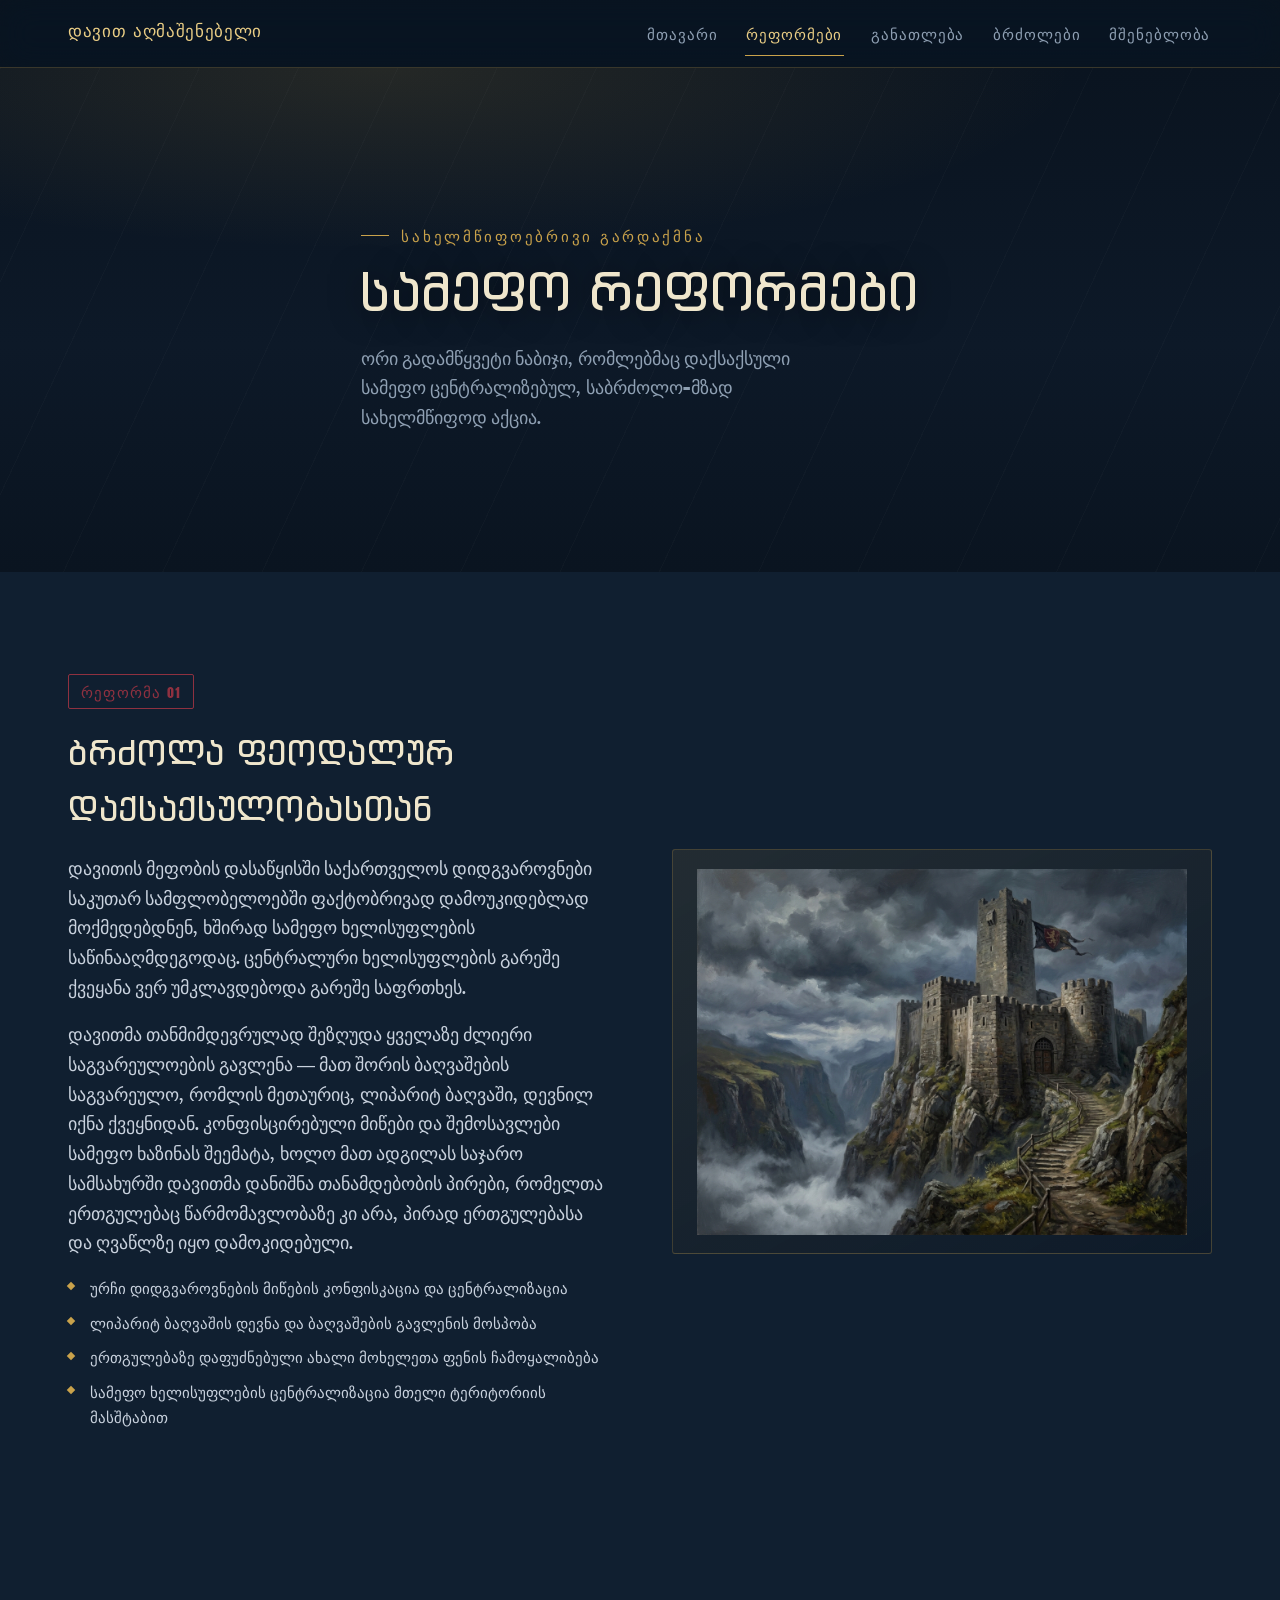
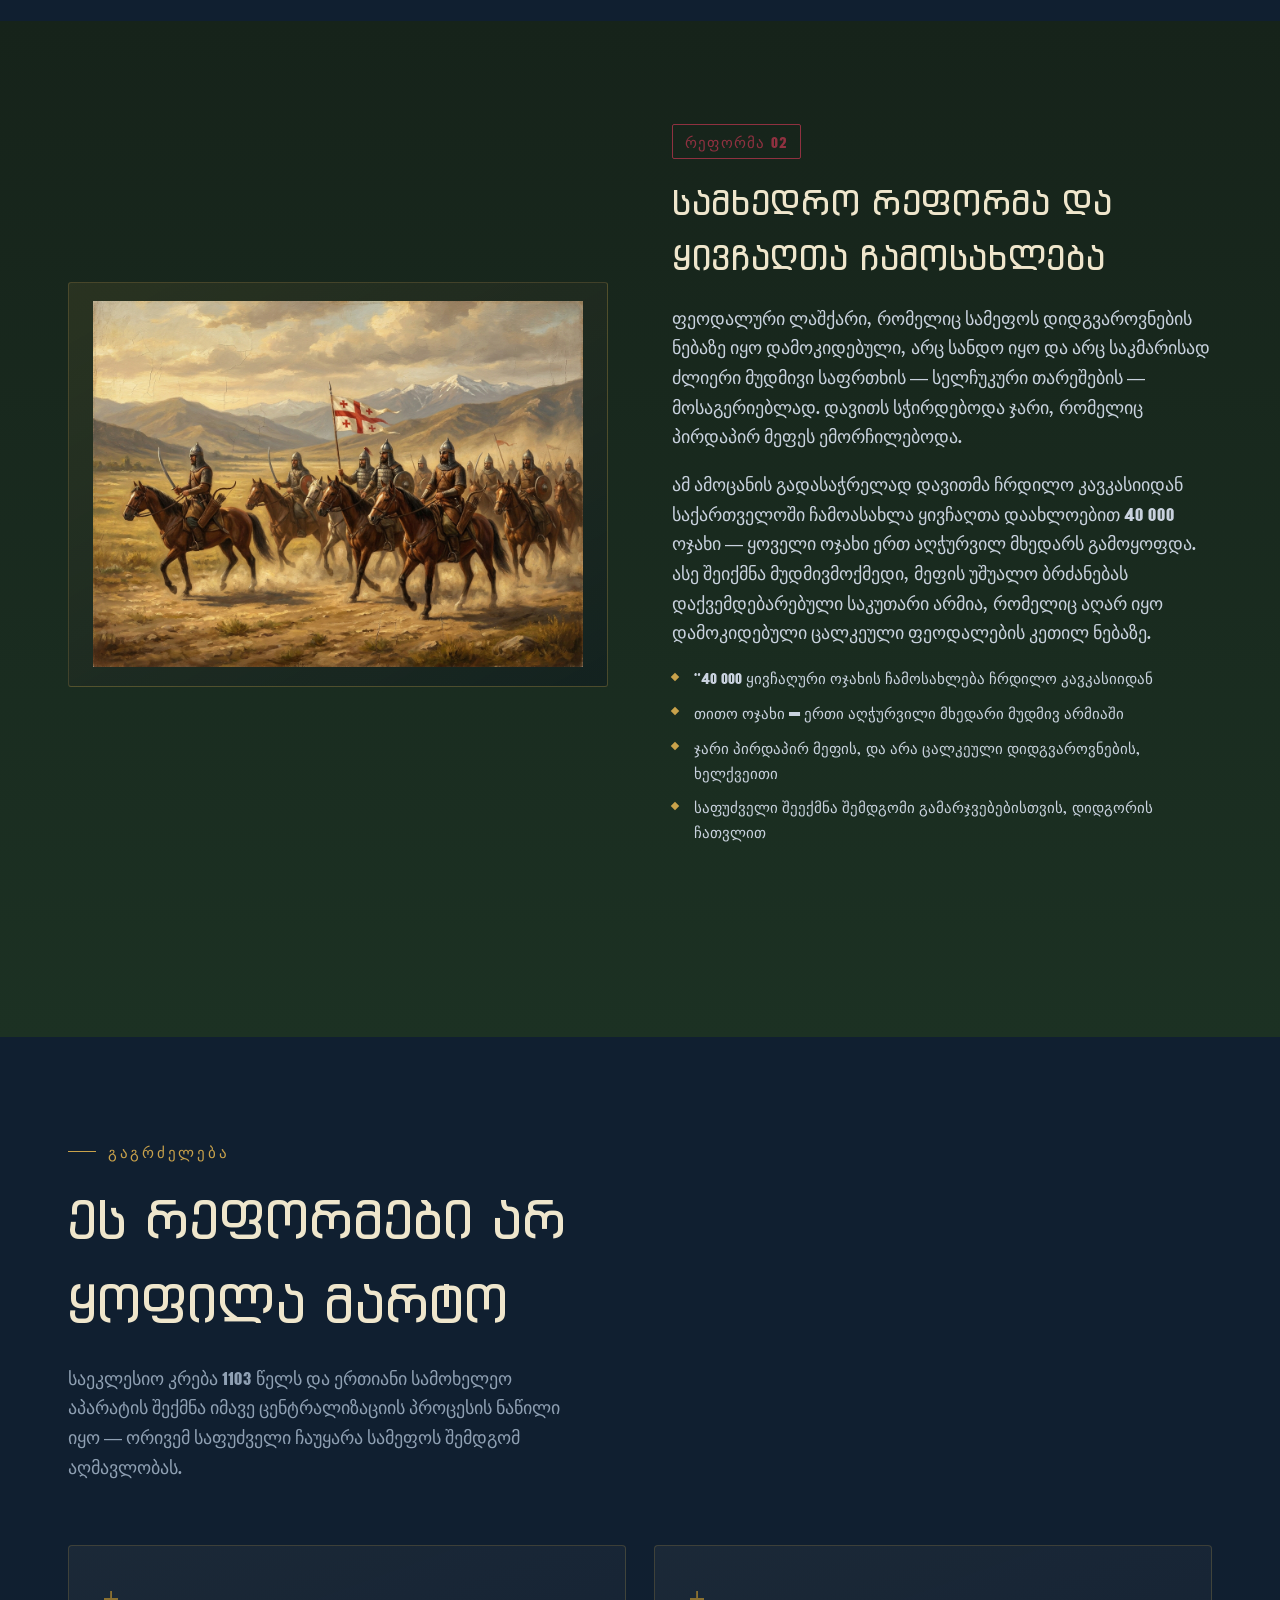
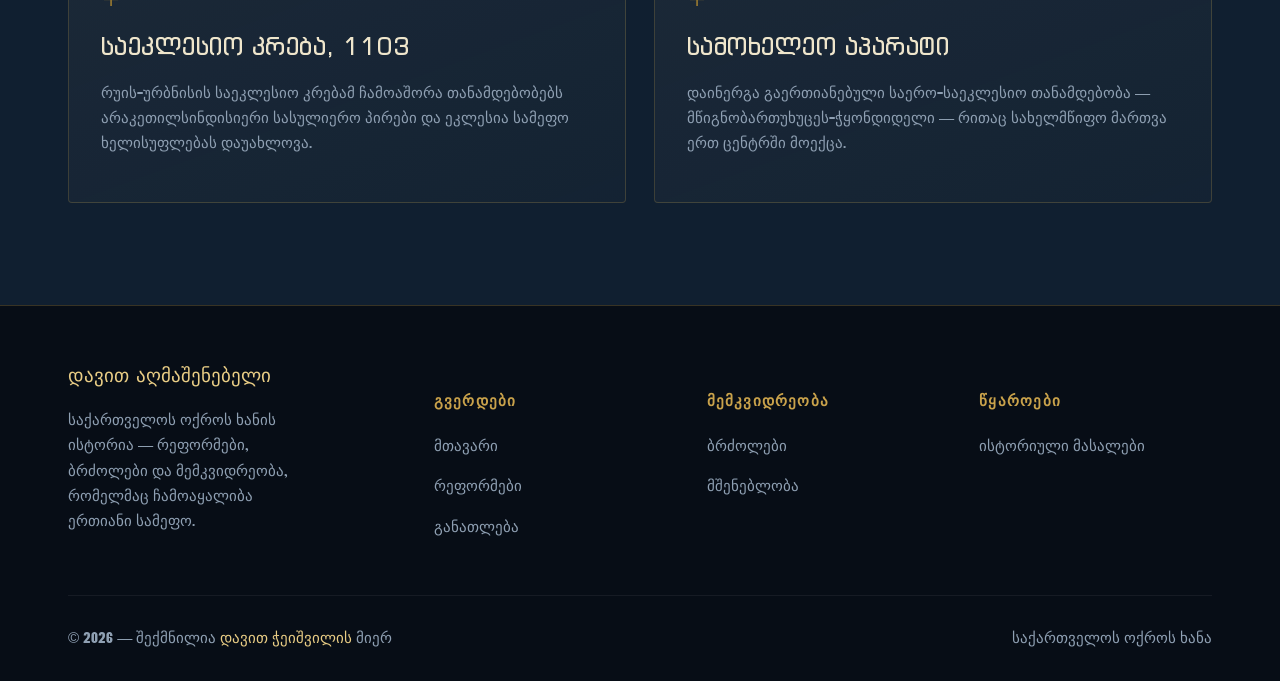
<file: reforms.html>
<!DOCTYPE html>
<html lang="ka">
<head>
<meta charset="UTF-8">
<meta name="viewport" content="width=device-width, initial-scale=1.0">
<title>რეფორმები — დავით აღმაშენებელი</title>
<meta name="description" content="დავით აღმაშენებლის ბრძოლა ფეოდალურ დაქსაქსულობასთან და სამხედრო რეფორმა ყივჩაღთა ჩამოსახლებით.">
<link rel="stylesheet" href="style.css">
</head>
<body>
<div class="bg-noise"></div>

<header class="site-header">
  <div class="nav-inner">
    <a href="index.html" class="brand">
      დავით აღმაშენებელი
    </a>
    <nav class="nav-links" id="navLinks">
      <a href="index.html">მთავარი</a>
      <a href="reforms.html">რეფორმები</a>
      <a href="education.html">განათლება</a>
      <a href="battles.html">ბრძოლები</a>
      <a href="construction.html">მშენებლობა</a>
    </nav>
    <button class="nav-toggle" id="navToggle" aria-label="მენიუს გახსნა" aria-expanded="false"><span></span></button>
  </div>
</header>

<main>

  <section class="hero" style="min-height:56vh;">
    <div class="hero-grid" style="grid-template-columns:1fr;">
      <div>
        <div class="eyebrow">სახელმწიფოებრივი გარდაქმნა</div>
        <h1 style="font-size:var(--step3);">სამეფო რეფორმები</h1>
        <p class="lede">ორი გადამწყვეტი ნაბიჯი, რომლებმაც დაქსაქსული სამეფო ცენტრალიზებულ, საბრძოლო-მზად სახელმწიფოდ აქცია.</p>
      </div>
    </div>
  </section>

  <!-- REFORM 01: FEUDAL LORDS -->
  <section class="section-navy">
    <div class="container">
      <div class="deep-dive reveal">
        <div>
          <span class="tag">რეფორმა 01</span>
          <h3>ბრძოლა ფეოდალურ დაქსაქსულობასთან</h3>
          <p>დავითის მეფობის დასაწყისში საქართველოს დიდგვაროვნები საკუთარ სამფლობელოებში ფაქტობრივად დამოუკიდებლად მოქმედებდნენ, ხშირად სამეფო ხელისუფლების საწინააღმდეგოდაც. ცენტრალური ხელისუფლების გარეშე ქვეყანა ვერ უმკლავდებოდა გარეშე საფრთხეს.</p>
          <p>დავითმა თანმიმდევრულად შეზღუდა ყველაზე ძლიერი საგვარეულოების გავლენა — მათ შორის ბაღვაშების საგვარეულო, რომლის მეთაურიც, ლიპარიტ ბაღვაში, დევნილ იქნა ქვეყნიდან. კონფისცირებული მიწები და შემოსავლები სამეფო ხაზინას შეემატა, ხოლო მათ ადგილას საჯარო სამსახურში დავითმა დანიშნა თანამდებობის პირები, რომელთა ერთგულებაც წარმომავლობაზე კი არა, პირად ერთგულებასა და ღვაწლზე იყო დამოკიდებული.</p>
          <ul>
            <li>ურჩი დიდგვაროვნების მიწების კონფისკაცია და ცენტრალიზაცია</li>
            <li>ლიპარიტ ბაღვაშის დევნა და ბაღვაშების გავლენის მოსპობა</li>
            <li>ერთგულებაზე დაფუძნებული ახალი მოხელეთა ფენის ჩამოყალიბება</li>
            <li>სამეფო ხელისუფლების ცენტრალიზაცია მთელი ტერიტორიის მასშტაბით</li>
          </ul>
        </div>
        <div class="frame frame-4x3 reveal">
          <div class="ph-label">
            <img src="img/Castle_on_rocky_cliff_Georgia_202607142327.jpeg" alt="">
          </div>
        </div>
      </div>
    </div>
  </section>

  <!-- REFORM 02: MILITARY + KIPCHAKS -->
  <section class="section-forest">
    <div class="container">
      <div class="deep-dive reveal">
        <div class="frame frame-4x3 reveal">
          <div class="ph-label">
            <img src="img/Kipchak_cavalry_marching_in_valley_202607142333.jpeg" alt="">
          </div>
        </div>
        <div>
          <span class="tag">რეფორმა 02</span>
          <h3>სამხედრო რეფორმა და ყივჩაღთა ჩამოსახლება</h3>
          <p>ფეოდალური ლაშქარი, რომელიც სამეფოს დიდგვაროვნების ნებაზე იყო დამოკიდებული, არც სანდო იყო და არც საკმარისად ძლიერი მუდმივი საფრთხის — სელჩუკური თარეშების — მოსაგერიებლად. დავითს სჭირდებოდა ჯარი, რომელიც პირდაპირ მეფეს ემორჩილებოდა.</p>
          <p>ამ ამოცანის გადასაჭრელად დავითმა ჩრდილო კავკასიიდან საქართველოში ჩამოასახლა ყივჩაღთა დაახლოებით 40 000 ოჯახი — ყოველი ოჯახი ერთ აღჭურვილ მხედარს გამოყოფდა. ასე შეიქმნა მუდმივმოქმედი, მეფის უშუალო ბრძანებას დაქვემდებარებული საკუთარი არმია, რომელიც აღარ იყო დამოკიდებული ცალკეული ფეოდალების კეთილ ნებაზე.</p>
          <ul>
            <li>~40 000 ყივჩაღური ოჯახის ჩამოსახლება ჩრდილო კავკასიიდან</li>
            <li>თითო ოჯახი = ერთი აღჭურვილი მხედარი მუდმივ არმიაში</li>
            <li>ჯარი პირდაპირ მეფის, და არა ცალკეული დიდგვაროვნების, ხელქვეითი</li>
            <li>საფუძველი შეექმნა შემდგომი გამარჯვებებისთვის, დიდგორის ჩათვლით</li>
          </ul>
        </div>
      </div>
    </div>
  </section>

  <!-- OTHER REFORMS TEASER -->
  <section class="section-navy">
    <div class="container">
      <div class="section-header reveal">
        <div class="eyebrow">გაგრძელება</div>
        <h2>ეს რეფორმები არ ყოფილა მარტო</h2>
        <p>საეკლესიო კრება 1103 წელს და ერთიანი სამოხელეო აპარატის შექმნა იმავე ცენტრალიზაციის პროცესის ნაწილი იყო — ორივემ საფუძველი ჩაუყარა სამეფოს შემდგომ აღმავლობას.</p>
      </div>
      <div class="card-grid">
        <div class="card reveal">
          <div class="num">+</div>
          <h3>საეკლესიო კრება, 1103</h3>
          <p>რუის-ურბნისის საეკლესიო კრებამ ჩამოაშორა თანამდებობებს არაკეთილსინდისიერი სასულიერო პირები და ეკლესია სამეფო ხელისუფლებას დაუახლოვა.</p>
        </div>
        <div class="card reveal">
          <div class="num">+</div>
          <h3>სამოხელეო აპარატი</h3>
          <p>დაინერგა გაერთიანებული საერო-საეკლესიო თანამდებობა — მწიგნობართუხუცეს-ჭყონდიდელი — რითაც სახელმწიფო მართვა ერთ ცენტრში მოექცა.</p>
        </div>
      </div>
    </div>
  </section>

</main>

<footer class="site-footer">
  <div class="container">
    <div class="footer-grid">
      <div>
        <div class="footer-brand">დავით აღმაშენებელი</div>
        <p>საქართველოს ოქროს ხანის ისტორია — რეფორმები, ბრძოლები და მემკვიდრეობა, რომელმაც ჩამოაყალიბა ერთიანი სამეფო.</p>
      </div>
      <div class="footer-col">
        <h5>გვერდები</h5>
        <ul>
          <li><a href="index.html">მთავარი</a></li>
          <li><a href="reforms.html">რეფორმები</a></li>
          <li><a href="education.html">განათლება</a></li>
        </ul>
      </div>
      <div class="footer-col">
        <h5>მემკვიდრეობა</h5>
        <ul>
          <li><a href="battles.html">ბრძოლები</a></li>
          <li><a href="construction.html">მშენებლობა</a></li>
        </ul>
      </div>
      <div class="footer-col">
        <h5>წყაროები</h5>
        <ul><li><a href="#">ისტორიული მასალები</a></li></ul>
      </div>
    </div>
    <div class="footer-bottom">
      <span>© 2026 — შექმნილია <em>დავით ჭეიშვილის</em> მიერ</span>
      <span>საქართველოს ოქროს ხანა</span>
    </div>
  </div>
</footer>

<script src="script.js"></script>
</body>
</html>
</file>
<file: style.css>
@font-face{
  font-family:'Mtavruli';
  src:url('assets/fonts/bpg_square_mtavruli_2009.ttf') format('truetype');
  font-display:swap;
}
@font-face{
  font-family:'Asomtavruli';
  src:url('assets/fonts/asomtavruly.ttf') format('truetype');
  font-display:swap;
}
@font-face{
  font-family:'GeorgianSans';
  src:url('assets/fonts/agrotesknn.ttf') format('truetype');
  font-display:swap;
}
@font-face{
  font-family:'GeorgianSerif';
  src:url('assets/fonts/geo_times_mtavr.ttf') format('truetype');
  font-display:swap;
}
@font-face{
  font-family:'GeorgianAccent';
  src:url('assets/fonts/geo_lado_grigolia_regular.ttf') format('truetype');
  font-display:swap;
}

:root{
  /* palette */
  --navy-deep:   #0a1420;
  --navy-mid:    #101f30;
  --navy-panel:  #16283d;
  --forest:      #16231a;
  --forest-mid:  #1c3123;
  --gold:        #c9a24b;
  --gold-bright: #e9cd85;
  --gold-dim:    #8a7031;
  --wine:        #6e2430;
  --wine-bright: #8f3140;
  --parchment:   #efe6cc;
  --parchment-dim:#e2d6b3;
  --ink:         #201a10;
  --mist:        #c9d2de;
  --mist-dim:    #8fa0b3;

  /* type */
  --f-display:'Mtavruli', 'GeorgianSerif', serif;
  --f-accent:'Asomtavruli', serif;
  --f-body:'GeorgianSans', 'GeorgianSerif', sans-serif;
  --f-serif:'GeorgianSerif', serif;

  /* fluid scale */
  --step-1: clamp(0.85rem, 0.8rem + 0.2vw, 0.95rem);
  --step0:  clamp(1rem, 0.95rem + 0.25vw, 1.125rem);
  --step1:  clamp(1.2rem, 1.1rem + 0.5vw, 1.5rem);
  --step2:  clamp(1.5rem, 1.3rem + 1vw, 2.1rem);
  --step3:  clamp(2rem, 1.6rem + 2vw, 3.2rem);
  --step4:  clamp(2.6rem, 1.9rem + 3.5vw, 4.8rem);

  --radius: 4px;
  --border-hair: 1px solid rgba(201,162,75,0.25);
  --shadow-deep: 0 24px 60px -20px rgba(0,0,0,0.65);
  --maxw: 1240px;
}

*,*::before,*::after{box-sizing:border-box;}
html{scroll-behavior:smooth;}
@media (prefers-reduced-motion:reduce){
  html{scroll-behavior:auto;}
  *,*::before,*::after{animation-duration:0.001ms !important;animation-iteration-count:1 !important;transition-duration:0.001ms !important;}
}

body{
  margin:0;
  background:var(--navy-deep);
  color:var(--mist);
  font-family:var(--f-body);
  font-size:var(--step0);
  line-height:1.65;
  -webkit-font-smoothing:antialiased;
  overflow-x:hidden;
}

img{max-width:100%;display:block;}
a{color:inherit;text-decoration:none;}
ul{margin:0;padding:0;list-style:none;}
h1,h2,h3,h4{margin:0;font-family:var(--f-display);font-weight:400;letter-spacing:0.02em;color:var(--parchment);}
p{margin:0 0 1em;}
.container{max-width:var(--maxw);margin:0 inline auto;padding-inline:clamp(1.25rem,4vw,3rem);}
.container{margin-left:auto;margin-right:auto;}

::selection{background:var(--gold);color:var(--ink);}
:focus-visible{outline:2px solid var(--gold-bright);outline-offset:3px;}

/* background texture */
.bg-noise{
  position:fixed;inset:0;pointer-events:none;z-index:0;opacity:0.05;mix-blend-mode:overlay;
  background-image:radial-gradient(circle at 20% 20%, #fff 0.5px, transparent 0.5px),
                    radial-gradient(circle at 60% 70%, #fff 0.5px, transparent 0.5px);
  background-size:3px 3px, 5px 5px;
}

/* =========================== NAV =========================== */
.site-header{
  position:sticky;top:0;z-index:100;
  background:rgba(10,20,32,0.55);
  backdrop-filter:blur(16px) saturate(140%);
  -webkit-backdrop-filter:blur(16px) saturate(140%);
  border-bottom:var(--border-hair);
  transition:background .3s ease, box-shadow .3s ease;
}
.site-header.is-scrolled{
  background:rgba(8,16,26,0.78);
  box-shadow:0 10px 30px -15px rgba(0,0,0,0.6);
}
.nav-inner{
  max-width:var(--maxw);margin:0 auto;padding:0.9rem clamp(1.25rem,4vw,3rem);
  display:flex;align-items:center;justify-content:space-between;gap:1rem;
}
.brand{display:flex;align-items:center;gap:0.65rem;font-family:var(--f-accent);color:var(--gold-bright);font-size:1.05rem;letter-spacing:0.04em;white-space:nowrap;}
.seal{
  width:34px;height:34px;border-radius:50%;border:1.5px solid var(--gold);
  display:flex;align-items:center;justify-content:center;flex:none;
  background:radial-gradient(circle at 35% 30%, rgba(201,162,75,0.28), transparent 70%);
}
.seal svg{width:16px;height:16px;fill:var(--gold-bright);}

.nav-links{display:flex;gap:clamp(0.9rem,2vw,2rem);}
.nav-links a{
  font-size:var(--step-1);letter-spacing:0.06em;color:var(--mist-dim);
  padding:0.4rem 0.1rem;position:relative;transition:color .25s ease;
}
.nav-links a::after{
  content:'';position:absolute;left:0;right:0;bottom:-4px;height:1px;background:var(--gold);
  transform:scaleX(0);transform-origin:left;transition:transform .3s ease;
}
.nav-links a:hover,.nav-links a.active{color:var(--gold-bright);}
.nav-links a:hover::after,.nav-links a.active::after{transform:scaleX(1);}

.nav-toggle{
  display:none;width:40px;height:40px;border:1px solid rgba(201,162,75,0.35);border-radius:3px;
  background:transparent;cursor:pointer;position:relative;flex:none;
}
.nav-toggle span,.nav-toggle span::before,.nav-toggle span::after{
  content:'';position:absolute;left:9px;right:9px;height:1.5px;background:var(--gold-bright);transition:transform .3s ease, opacity .3s ease;
}
.nav-toggle span{top:19px;}
.nav-toggle span::before{top:-7px;}
.nav-toggle span::after{top:7px;}
.nav-toggle.is-open span{background:transparent;}
.nav-toggle.is-open span::before{transform:translateY(7px) rotate(45deg);}
.nav-toggle.is-open span::after{transform:translateY(-7px) rotate(-45deg);}

@media (max-width:860px){
  .nav-toggle{display:block;}
  .nav-links{
    position:fixed;inset:0 0 0 auto;width:min(78vw,320px);height:100vh;
    background:rgba(9,17,27,0.97);backdrop-filter:blur(14px);
    flex-direction:column;padding:6.5rem 2rem 2rem;gap:1.5rem;
    transform:translateX(100%);transition:transform .4s cubic-bezier(.65,0,.2,1);
    border-left:var(--border-hair);
  }
  .nav-links.is-open{transform:translateX(0);}
  .nav-links a{font-size:1.1rem;}
}

/* =========================== HERO =========================== */
.hero{
  position:relative;min-height:92vh;display:flex;align-items:center;
  padding-top:6rem;padding-bottom:4rem;
  background:
    radial-gradient(ellipse 90% 60% at 30% 0%, rgba(201,162,75,0.14), transparent 60%),
    linear-gradient(180deg, #0a1420 0%, #0d1928 55%, #0a1420 100%);
  overflow:hidden;
}
.hero::before{
  content:'';position:absolute;inset:0;
  background-image:repeating-linear-gradient(115deg, rgba(255,255,255,0.02) 0 1px, transparent 1px 90px);
  pointer-events:none;
}
.hero-grid{
  position:relative;z-index:1;max-width:var(--maxw);margin:0 auto;padding-inline:clamp(1.25rem,4vw,3rem);
  display:grid;grid-template-columns:1.1fr 0.9fr;gap:clamp(2rem,5vw,4rem);align-items:center;
}
@media (max-width:900px){.hero-grid{grid-template-columns:1fr;}}

.eyebrow{
  color:var(--gold);font-size:var(--step-1);
  letter-spacing:0.18em;display:flex;align-items:center;gap:0.75rem;margin-bottom:1.1rem;
}
.eyebrow::before{content:'';width:28px;height:1px;background:var(--gold);}

.hero h1{
  font-size:var(--step4);line-height:1.02;color:var(--parchment);
  text-shadow:0 2px 30px rgba(0,0,0,0.5);
}
.hero .subtitle{
  font-family:var(--f-serif);font-size:var(--step2);color:var(--gold-bright);
  margin-top:0.6rem;letter-spacing:0.02em;
}
.hero .lede{margin-top:1.5rem;max-width:52ch;color:var(--mist-dim);font-size:var(--step0);}

.hero-actions{display:flex;flex-wrap:wrap;gap:1rem;margin-top:2.2rem;}

.btn{
  display:inline-flex;align-items:center;gap:0.6rem;
  padding:0.9rem 1.7rem;border-radius:2px;font-size:var(--step-1);letter-spacing:0.06em;
  border:1px solid transparent;cursor:pointer;transition:transform .25s ease, box-shadow .25s ease, background .25s ease;
}
.btn-primary{background:linear-gradient(180deg, var(--wine-bright), var(--wine));color:var(--parchment);border-color:rgba(233,205,133,0.25);box-shadow:var(--shadow-deep);}
.btn-primary:hover{transform:translateY(-2px);box-shadow:0 20px 40px -14px rgba(110,36,48,0.7);}
.btn-ghost{border-color:rgba(201,162,75,0.4);color:var(--gold-bright);}
.btn-ghost:hover{background:rgba(201,162,75,0.08);transform:translateY(-2px);}

.hero-figure{
  position:relative;aspect-ratio:4/5;border-radius:4px;overflow:hidden;
  border:1px solid rgba(201,162,75,0.3);
  background:
    linear-gradient(160deg, rgba(201,162,75,0.15), transparent 40%),
    linear-gradient(200deg,#1a2c40,#0a1420 70%);
  display:flex;align-items:center;justify-content:center;text-align:center;
  box-shadow:var(--shadow-deep);
}
.hero-figure .ph-label{
  padding:2rem;color:var(--mist-dim);font-size:var(--step-1);line-height:1.6;
}
.hero-figure .ph-label b{display:block;color:var(--gold-bright);font-family:var(--f-serif);font-size:var(--step0);margin-bottom:0.4rem;}
.scroll-cue{
  position:absolute;left:50%;bottom:1.6rem;transform:translateX(-50%);
  color:var(--gold-dim);font-size:1.2rem;animation:bob 2.2s ease-in-out infinite;
}
@keyframes bob{0%,100%{transform:translate(-50%,0);}50%{transform:translate(-50%,8px);}}

/* =========================== SECTIONS =========================== */
section{position:relative;padding:clamp(4rem,8vw,7rem) 0;}
.section-forest{background:linear-gradient(180deg, var(--forest) 0%, var(--forest-mid) 100%);}
.section-navy{background:var(--navy-mid);}
.section-header{max-width:64ch;margin-bottom:clamp(2.5rem,5vw,4rem);}
.section-header h2{font-size:var(--step3);}
.section-header .eyebrow{margin-bottom:0.8rem;}
.section-header p{color:var(--mist-dim);margin-top:1rem;max-width:56ch;}

.divider{width:60px;height:2px;background:linear-gradient(90deg,var(--gold),transparent);margin:1.5rem 0;}

/* image placeholder frame */
.frame{
  position:relative;border-radius:3px;overflow:hidden;border:1px solid rgba(201,162,75,0.25);
  background:linear-gradient(150deg, rgba(201,162,75,0.1), rgba(10,20,32,0.4));
  display:flex;align-items:center;justify-content:center;text-align:center;
  transition:transform .4s ease, border-color .4s ease;
}
.frame:hover{transform:translateY(-4px);border-color:rgba(201,162,75,0.55);}
.frame .ph-label{padding:1.5rem;color:var(--mist-dim);font-size:var(--step-1);}
.frame-16x9{aspect-ratio:16/9;}
.frame-4x3{aspect-ratio:4/3;}
.frame-1x1{aspect-ratio:1/1;}

/* biography layout */
.bio-grid{display:grid;grid-template-columns:0.85fr 1.15fr;gap:clamp(2rem,5vw,4rem);align-items:start;}
@media (max-width:860px){.bio-grid{grid-template-columns:1fr;}}
.bio-copy p{color:var(--mist);}
.bio-copy .drop-cap::first-letter{
  font-family:var(--f-accent);font-size:3.4em;float:left;line-height:0.8;
  padding:0.08em 0.1em 0 0;color:var(--gold);
}
.stat-row{display:flex;gap:clamp(1.5rem,4vw,3rem);margin-top:2rem;flex-wrap:wrap;}
.stat b{display:block;font-family:var(--f-display);font-size:var(--step2);color:var(--gold-bright);}
.stat span{font-size:var(--step-1);color:var(--mist-dim);letter-spacing:0.04em;}

/* cards grid (reforms) */
.card-grid{display:grid;grid-template-columns:repeat(auto-fit,minmax(300px,1fr));gap:1.75rem;}
.card{
  background:linear-gradient(160deg, rgba(239,230,204,0.05), rgba(239,230,204,0.02));
  border:1px solid rgba(201,162,75,0.22);border-radius:4px;padding:2rem;
  transition:transform .35s ease, border-color .35s ease, background .35s ease;
}
.card:hover{transform:translateY(-6px);border-color:var(--gold);background:rgba(201,162,75,0.06);}
.card .num{font-family:var(--f-display);color:var(--gold-dim);font-size:var(--step1);}
.card h3{font-size:var(--step1);margin:0.6rem 0 0.8rem;color:var(--parchment);}
.card p{color:var(--mist-dim);font-size:var(--step-1);}

/* parchment panel (used for source quotes / callouts) */
.parchment{
  background:linear-gradient(160deg,var(--parchment),var(--parchment-dim));
  color:var(--ink);border-radius:4px;padding:clamp(1.75rem,4vw,2.75rem);
  box-shadow:var(--shadow-deep);position:relative;
}
.parchment h3{color:var(--ink);font-family:var(--f-serif);}
.parchment p{color:#4a3f28;}
.parchment::before{
  content:'';position:absolute;top:14px;right:14px;width:34px;height:34px;border-radius:50%;
  border:1.5px solid var(--wine);opacity:0.55;
}

/* deep-dive reform block (reforms.html) */
.deep-dive{display:grid;grid-template-columns:1fr 1fr;gap:clamp(2rem,5vw,4rem);align-items:center;margin-bottom:clamp(3.5rem,7vw,6rem);}
.deep-dive:nth-child(even){direction:rtl;}
.deep-dive:nth-child(even) > *{direction:ltr;}
@media (max-width:900px){.deep-dive{grid-template-columns:1fr;direction:ltr !important;}}
.deep-dive .tag{
  display:inline-block;font-size:var(--step-1);letter-spacing:0.08em;color:var(--wine-bright);
  border:1px solid var(--wine-bright);padding:0.25rem 0.75rem;border-radius:2px;margin-bottom:1rem;
}
.deep-dive h3{font-size:var(--step2);margin-bottom:1rem;}
.deep-dive ul{margin-top:1.2rem;display:flex;flex-direction:column;gap:0.6rem;}
.deep-dive li{padding-left:1.4rem;position:relative;color:var(--mist);font-size:var(--step-1);}
.deep-dive li::before{content:'';position:absolute;left:0;top:0.55em;width:6px;height:6px;background:var(--gold);transform:rotate(45deg);}

/* timeline (battles) */
.timeline{position:relative;max-width:820px;margin:0 auto;}
.timeline::before{content:'';position:absolute;left:20px;top:0;bottom:0;width:1px;background:linear-gradient(180deg,transparent,var(--gold),transparent);}
@media(min-width:760px){.timeline::before{left:50%;}}
.t-item{position:relative;padding:0 0 3rem 3.2rem;}
@media(min-width:760px){
  .t-item{width:50%;padding:0 3rem 3.5rem 0;}
  .t-item:nth-child(even){margin-left:50%;padding:0 0 3.5rem 3rem;}
}
.t-item::before{
  content:'';position:absolute;left:14px;top:6px;width:13px;height:13px;border-radius:50%;
  background:var(--navy-deep);border:2px solid var(--gold);
}
@media(min-width:760px){
  .t-item::before{left:auto;right:-7.5px;}
  .t-item:nth-child(even)::before{left:-7.5px;right:auto;}
}
.t-item .year{font-family:var(--f-display);color:var(--gold-bright);font-size:var(--step1);}
.t-item h4{margin:0.4rem 0 0.5rem;font-size:var(--step0);color:var(--parchment);font-family:var(--f-serif);}
.t-item p{color:var(--mist-dim);font-size:var(--step-1);margin:0;}

/* construction list */
.build-list{display:grid;grid-template-columns:repeat(auto-fit,minmax(260px,1fr));gap:1.5rem;}
.build-item{border-top:var(--border-hair);padding-top:1.2rem;}
.build-item h4{font-family:var(--f-serif);color:var(--gold-bright);font-size:var(--step1);margin-bottom:0.5rem;}
.build-item p{color:var(--mist-dim);font-size:var(--step-1);}

/* quote block */
.quote-block{
  max-width:74ch;margin:0 auto;text-align:center;padding:2rem 0;
}
.quote-block q{font-family:var(--f-serif);font-size:var(--step2);color:var(--gold-bright);line-height:1.5;quotes:'"' '"';}
.quote-block cite{display:block;margin-top:1.2rem;font-style:normal;color:var(--mist-dim);font-size:var(--step-1);letter-spacing:0.05em;}

/* cta banner */
.cta-banner{
  background:linear-gradient(120deg, var(--wine), #4a1720);
  border-radius:6px;padding:clamp(2.5rem,6vw,4rem);text-align:center;
  border:1px solid rgba(233,205,133,0.25);
}
.cta-banner h2{color:var(--parchment);font-size:var(--step3);}
.cta-banner p{color:rgba(239,230,204,0.75);max-width:52ch;margin:1rem auto 2rem;}

/* =========================== FOOTER =========================== */
.site-footer{background:#070d16;border-top:var(--border-hair);padding:3.5rem 0 2rem;}
.footer-grid{display:grid;grid-template-columns:1.4fr repeat(3,1fr);gap:2.5rem;}
@media (max-width:760px){.footer-grid{grid-template-columns:1fr 1fr;}}
.footer-brand{font-family:var(--f-accent);color:var(--gold-bright);font-size:1.2rem;margin-bottom:0.8rem;}
.footer-grid p{color:var(--mist-dim);font-size:var(--step-1);max-width:32ch;}
.footer-col h5{font-size:var(--step-1);letter-spacing:0.08em;color:var(--gold);margin-bottom:1rem;text-transform:uppercase;}
.footer-col ul{display:flex;flex-direction:column;gap:0.65rem;}
.footer-col a{color:var(--mist-dim);font-size:var(--step-1);transition:color .2s ease;}
.footer-col a:hover{color:var(--gold-bright);}
.footer-bottom{
  margin-top:3rem;padding-top:1.75rem;border-top:1px solid rgba(255,255,255,0.06);
  display:flex;justify-content:space-between;flex-wrap:wrap;gap:1rem;
  font-size:var(--step-1);color:var(--mist-dim);
}
.footer-bottom em{font-style:normal;color:var(--gold-bright);}

/* reveal-on-scroll */
.reveal{opacity:0;transform:translateY(24px);transition:opacity .7s ease, transform .7s ease;}
.reveal.is-visible{opacity:1;transform:translateY(0);}

/* utility */
.mt-lg{margin-top:clamp(2rem,5vw,3.5rem);}
.text-center{text-align:center;margin-left:auto;margin-right:auto;}
</file>
